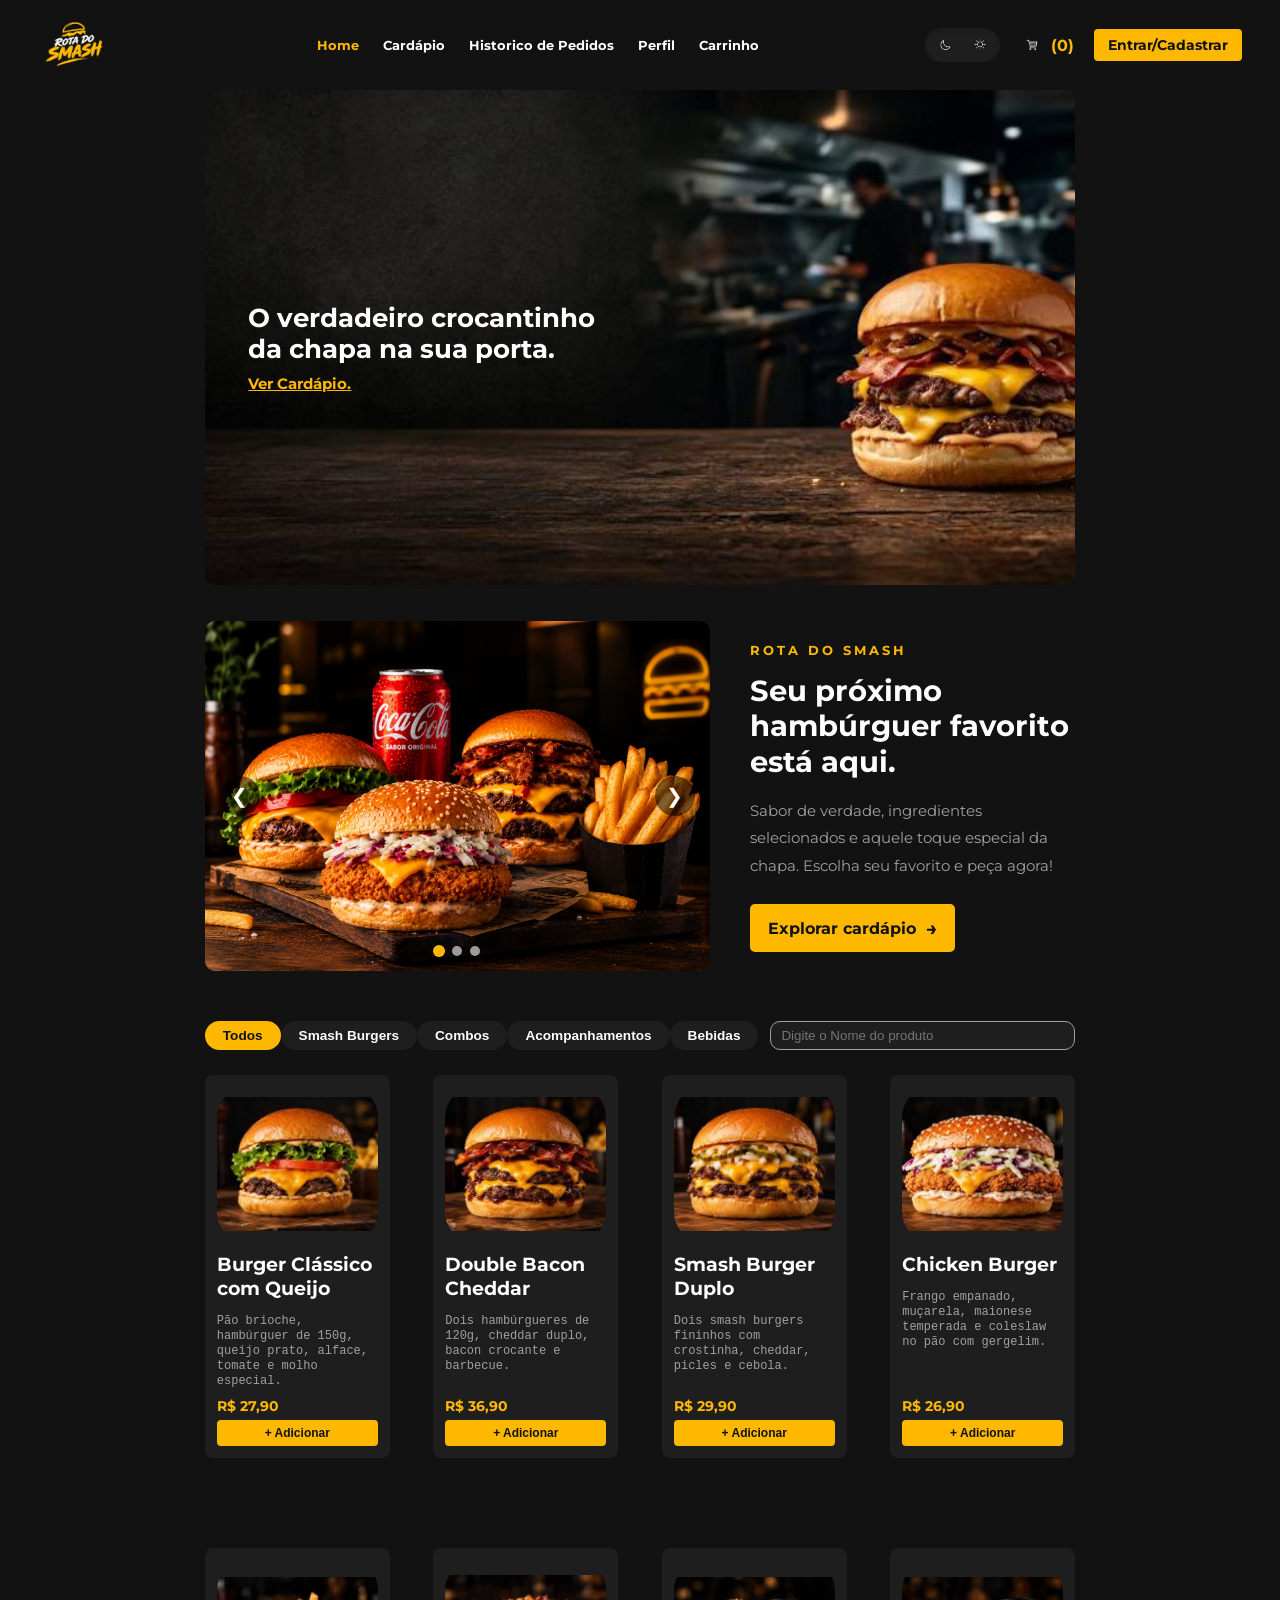
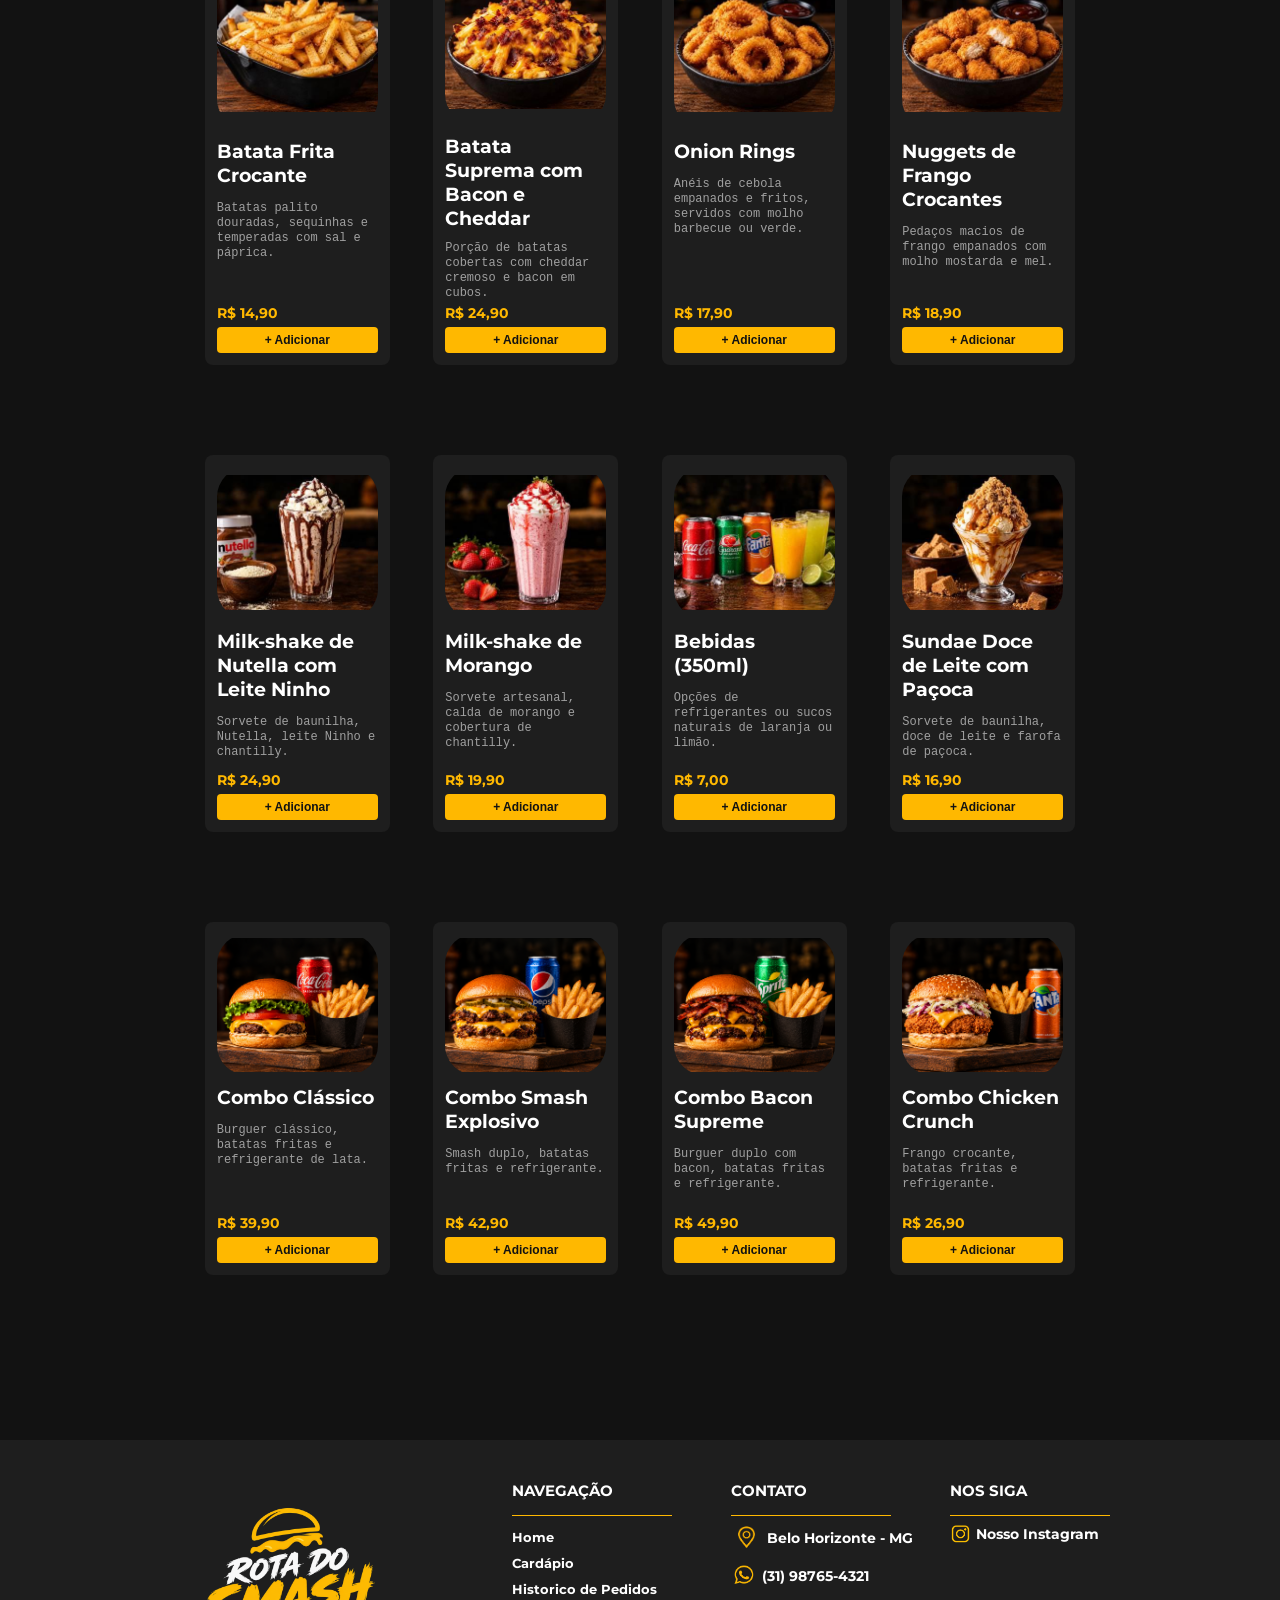
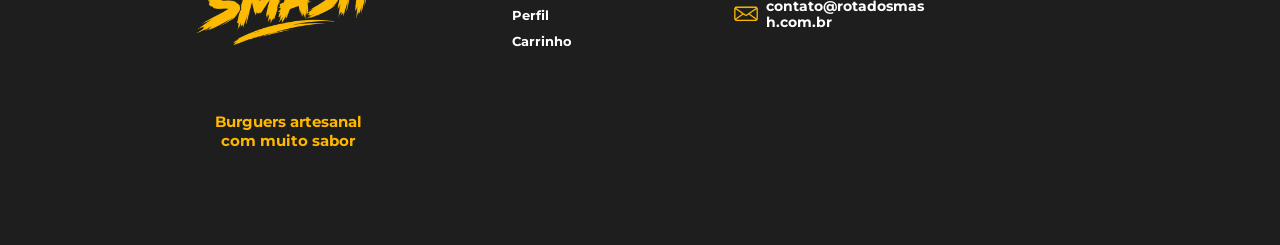
<file: index.html>
<!DOCTYPE html>
<html lang="pt-BR">
<head>
    <meta charset="UTF-8">
    <meta name="viewport" content="width=device-width, initial-scale=1.0">
    <title>Rota do Smash</title>
    <link rel="stylesheet" href="style.css">
    <link rel="preconnect" href="https://fonts.googleapis.com">
    <link rel="preconnect" href="https://fonts.gstatic.com" crossorigin>
    <link href="https://fonts.googleapis.com/css2?family=Montserrat:wght@400;600;700&display=swap" rel="stylesheet">
</head>
<body>
    <header>
        <div id="logo-container">
            <img src="imagens/image-Photoroom (3).png" alt="" id="logo">
        </div>
        
        <nav id="divdoslinks">
            <a href="index.html" class="Links" id="link-home">Home</a>
            <a href="index.html#secao-cardapio" class="Links" id="link-cardapio">Cardápio</a>
            <a href="historico.html" class="Links">Historico de Pedidos</a>
            <a href="perfil.html" class="Links">Perfil</a>
            <a href="carrinho.html" class="Links">Carrinho</a>
        </nav>

        <div id="divDaDireita">
            <div id="ClaroEscuro">
                <button class="btn-tema TemaEscuro" title="Tema Escuro">
                    <img src="imagens/3-removebg-preview (1).png" alt="Lua" class="icone-tema">
                </button>
                <button class="btn-tema TemaClaro" title="Tema Claro">
                    <img src="imagens/2-removebg-preview (1).png" alt="Sol" class="icone-tema">
                </button>
            </div>

            <div id="carrinho" onclick="window.location.href = 'carrinho.html';">
                <img src="imagens/unnamed-removebg-preview.png" alt="" id="carrinho-img">
                <span class="numero-carrinho">(0)</span>
            </div>

            <a href="#" id="Cadastro">Entrar/Cadastrar</a>
        </div>
    </header>

    <section id="secao-banner" class="secao-banner">
        <div class="banner">
            <div class="banner-conteudo">
                <h1 id="h1-banner">O verdadeiro crocantinho<br>da chapa na sua porta.</h1>
                <a href="#secao-cardapio" class="btn-banner">Ver Cardápio.</a>
            </div>
        </div>
    </section>

    <div class="area-destaque">
        <div class="Carrosel" id="carrossel-principal">
            <div class="carrossel-slides">
                <div class="carrossel-slide ativo">
                    <img src="imagens/4ef76118-eddd-4c05-969a-3c96cf4f539a.png" alt="">
                </div>
                <div class="carrossel-slide">
                    <img src="imagens/c9b4acf3-f448-421d-a202-5f644462946a.png" alt="">
                </div>
                <div class="carrossel-slide">
                    <img src="imagens/0dcd9df0-137f-4fad-9994-221e7572f943.png" alt="">
                </div>
            </div>
            <button class="carrossel-seta anterior" aria-label="Imagem anterior">&#10094;</button>
            <button class="carrossel-seta proximo" aria-label="Próxima imagem">&#10095;</button>
            <div class="carrossel-indicadores"></div>
        </div>

        <div class="texto-destaque">
            <span class="subtitulo-destaque">ROTA DO SMASH</span>
            <h2>Seu próximo hambúrguer favorito está aqui.</h2>
            <p>
                Sabor de verdade, ingredientes selecionados e aquele
                toque especial da chapa. Escolha seu favorito e peça agora!
            </p>
            <a href="#secao-cardapio" class="btn-texto-destaque">
                Explorar cardápio <span>→</span>
            </a>
        </div>
    </div>

    <section id="secao-cardapio" class="secao-cardapio">
        <div class="categorias">
            <div id="categoriasv2">
            <button class="cat-btn ativo" id="ativo">Todos</button>
            <button class="cat-btn" id="test">Smash Burgers</button>
            <button class="cat-btn" id="test4">Combos</button>
            <button class="cat-btn" id="test2">Acompanhamentos</button>
            <button class="cat-btn" id="test3">Bebidas</button>
            </div>
            <input type="search" id="barra-pesquisa" placeholder="Digite o Nome do produto">
        </div>

        <div class="produtos-grid" id="mudarTamanho">
            <div class="card-produto hambur" id="classeee" data-id="1" data-preco="27.90">
                <img src="imagens/hamburguer1.jpg" alt="" class="produto-img">
                <h3>Burger Clássico com Queijo</h3>
                <p>Pão brioche, hambúrguer de 150g, queijo prato, alface, tomate e molho especial.</p>
                <span class="preco">R$ 27,90</span>
                <button class="btn-adicionar">+ Adicionar</button>
            </div>

            <div class="card-produto hambur" data-id="2" data-preco="36.90">
                <img src="imagens/hamburguer2.jpg" alt="" class="produto-img">
                <h3>Double Bacon Cheddar</h3>
                <p>Dois hambúrgueres de 120g, cheddar duplo, bacon crocante e barbecue.</p>
                <span class="preco">R$ 36,90</span>
                <button class="btn-adicionar">+ Adicionar</button>
            </div>

            <div class="card-produto hambur" data-id="3" data-preco="29.90">
                <img src="imagens/hamburguer3.jpg" alt="" class="produto-img">
                <h3>Smash Burger Duplo</h3>
                <p>Dois smash burgers fininhos com crostinha, cheddar, picles e cebola.</p>
                <span class="preco">R$ 29,90</span>
                <button class="btn-adicionar">+ Adicionar</button>
            </div>

            <div class="card-produto hambur" data-id="4" data-preco="26.90">
                <img src="imagens/hamburguer4.jpg" alt="" class="produto-img">
                <h3>Chicken Burger</h3>
                <p>Frango empanado, muçarela, maionese temperada e coleslaw no pão com gergelim.</p>
                <span class="preco">R$ 26,90</span>
                <button class="btn-adicionar">+ Adicionar</button>
            </div>

            <div class="card-produto acomp" data-id="6" data-preco="14.90">
                <img src="imagens/acompanhamento1.jpg" alt="" class="produto-img">
                <h3>Batata Frita Crocante</h3>
                <p>Batatas palito douradas, sequinhas e temperadas com sal e páprica.</p>
                <span class="preco">R$ 14,90</span>
                <button class="btn-adicionar">+ Adicionar</button>
            </div>

            <div class="card-produto acomp" data-id="7" data-preco="24.90">
                <img src="imagens/acompanhamento2.jpg" alt="" class="produto-img">
                <h3>Batata Suprema com Bacon e Cheddar</h3>
                <p>Porção de batatas cobertas com cheddar cremoso e bacon em cubos.</p>
                <span class="preco">R$ 24,90</span>
                <button class="btn-adicionar">+ Adicionar</button>
            </div>

            <div class="card-produto acomp" data-id="8" data-preco="17.90">
                <img src="imagens/acompanhamento3.jpg" alt="" class="produto-img">
                <h3>Onion Rings</h3>
                <p>Anéis de cebola empanados e fritos, servidos com molho barbecue ou verde.</p>
                <span class="preco">R$ 17,90</span>
                <button class="btn-adicionar">+ Adicionar</button>
            </div>

            <div class="card-produto acomp" data-id="9" data-preco="18.90">
                <img src="imagens/acompanhamento4.jpg" alt="" class="produto-img">
                <h3>Nuggets de Frango Crocantes</h3>
                <p>Pedaços macios de frango empanados com molho mostarda e mel.</p>
                <span class="preco">R$ 18,90</span>
                <button class="btn-adicionar">+ Adicionar</button>
            </div>

            <div class="card-produto beb" data-id="10" data-preco="24.90">
                <img src="imagens/bebida1.jpg" alt="" class="produto-img">
                <h3>Milk-shake de Nutella com Leite Ninho</h3>
                <p>Sorvete de baunilha, Nutella, leite Ninho e chantilly.</p>
                <span class="preco">R$ 24,90</span>
                <button class="btn-adicionar">+ Adicionar</button>
            </div>

            <div class="card-produto beb" data-id="11" data-preco="19.90">
                <img src="imagens/bebida2.jpg" alt="" class="produto-img">
                <h3>Milk-shake de Morango</h3>
                <p>Sorvete artesanal, calda de morango e cobertura de chantilly.</p>
                <span class="preco">R$ 19,90</span>
                <button class="btn-adicionar">+ Adicionar</button>
            </div>

            <div class="card-produto beb" data-id="12" data-preco="7.00">
                <img src="imagens/bebida3.jpg" alt="" class="produto-img">
                <h3>Bebidas (350ml)</h3>
                <p>Opções de refrigerantes ou sucos naturais de laranja ou limão.</p>
                <span class="preco">R$ 7,00</span>
                <button class="btn-adicionar">+ Adicionar</button>
            </div>

            <div class="card-produto beb" data-id="13" data-preco="16.90">
                <img src="imagens/bebida4.jpg" alt="" class="produto-img">
                <h3>Sundae Doce de Leite com Paçoca</h3>
                <p>Sorvete de baunilha, doce de leite e farofa de paçoca.</p>
                <span class="preco">R$ 16,90</span>
                <button class="btn-adicionar">+ Adicionar</button>
            </div>

            <div class="card-produto combo" data-id="5" data-preco="39.90">
                <img src="imagens/934f66ce-b444-4c5e-9350-776eb8e768a3.png" alt="" class="produto-img">
                <h3>Combo Clássico</h3>
                <p>Burguer clássico, batatas fritas e refrigerante de lata.</p>
                <span class="preco">R$ 39,90</span>
                <button class="btn-adicionar">+ Adicionar</button>
            </div>

            <div class="card-produto combo" data-id="14" data-preco="42.90">
                <img src="imagens/5f078de5-4a99-43e2-ae4b-68391ba526b6.png" alt="" class="produto-img">
                <h3>Combo Smash Explosivo</h3>
                <p>Smash duplo, batatas fritas e refrigerante.</p>
                <span class="preco">R$ 42,90</span>
                <button class="btn-adicionar">+ Adicionar</button>
            </div>

            <div class="card-produto combo" data-id="15" data-preco="49.90">
                <img src="imagens/79bad5c0-b301-49da-a3d3-07970d311055.png" alt="" class="produto-img">
                <h3>Combo Bacon Supreme</h3>
                <p>Burguer duplo com bacon, batatas fritas e refrigerante.</p>
                <span class="preco">R$ 49,90</span>
                <button class="btn-adicionar">+ Adicionar</button>
            </div>

            <div class="card-produto combo" data-id="16" data-preco="26.90">
                <img src="imagens/95a04286-703f-4a36-927d-5b39ccdd3655.png" alt="" class="produto-img">
                <h3>Combo Chicken Crunch</h3>
                <p>Frango crocante, batatas fritas e refrigerante.</p>
                <span class="preco">R$ 26,90</span>
                <button class="btn-adicionar">+ Adicionar</button>
            </div>
        </div>
    </section>


    
    <footer>
        <div id="divEsquerda">
            <img src="imagens/image-Photoroom (3).png" alt="" id="logo-footer">
            <h4 id="tituloFooter">Burguers artesanal <br> com muito sabor</h4>
        </div>

        <div id="divDireita">
            <div class="tresdivs">
                <h3>NAVEGAÇÃO</h3>
                <div class="linha"></div>
                <ul id="ul-navegacao">
                    <a href="index.html" class="botoes-nav">Home</a>
                    <a href="index.html#secao-cardapio" class="botoes-nav">Cardápio</a>
                    <a href="historico.html" class="botoes-nav">Historico de Pedidos</a>
                    <a href="perfil.html" class="botoes-nav">Perfil</a>
                    <a href="carrinho.html" class="botoes-nav">Carrinho</a>
                </ul>
            </div>

            <div class="tresdivs">
                <h3>CONTATO</h3>
                <div class="linha"></div>
                <div id="elementos-sla">
                    <div class="slatbm">
                        <img src="imagens/image-Photoroom.png" alt="" class="svgs1">
                        <h4 class="h4-footer">Belo Horizonte - MG</h4>
                    </div>
                    <div class="slatbm">
                        <img src="imagens/image-Photoroom (1).png" alt="" class="svgs2">
                        <h4 class="h4-footer">(31) 98765-4321</h4>
                    </div>
                    <div class="slatbm">
                        <img src="imagens/image-Photoroom (2).png" alt="" class="svgs3">
                        <h4 class="h4-footer">contato@rotadosmash.com.br</h4>
                    </div>
                </div>
            </div>
            
            <div class="tresdivs">
                <h3>NOS SIGA</h3>
                <div class="linha"></div>
                <div class="slatbm slatbmDireita">
                    <img src="imagens/image-Photoroom (4).png" alt="" class="svgs3">
                    <h4 class="h4-footer">Nosso Instagram</h4>
                </div>
            </div>
        </div>
    </footer>









    <div id="modal-auth" class="modal-overlay">
    <div class="modal-container">
        <button class="modal-fechar" id="btn-fechar-modal">&times;</button>
        
        
        <div class="modal-coluna">
            <h3>ENTRAR</h3>
            <form id="form-login">
                <label>E-mail</label>
                <input type="email" id="login-email" placeholder="Seu e-mail" required>

                <label>Senha</label>
                <input type="password" id="login-senha" placeholder="Sua senha" required>

                <button type="submit" class="btn-modal-submit">Acessar Minha Conta</button>
            </form>
        </div>

        <div class="modal-divisor"></div>

        
        <div class="modal-coluna">
            <h3>CADASTRAR</h3>
            <form id="form-cadastro">
                <label>Nome Completo</label>
                <input type="text" id="cad-nome" placeholder="Seu nome" maxlength="100" required>

                <label>E-mail</label>
                <input type="email" id="cad-email" placeholder="Seu e-mail" maxlength="150" required>

                <label>Telefone</label>
                <input type="tel" id="cad-tel" placeholder="(00) 00000-0000" maxlength="15" required>

                <label>CPF</label>
                <input type="text" id="cad-cpf" placeholder="000.000.000-00" maxlength="14" required>

                <label>Senha</label>
                <input type="password" id="cad-senha" placeholder="Sua senha" maxlength="50" required>

                <button type="submit" class="btn-modal-submit">Criar Minha Conta</button>
            </form>
        </div>
    </div>
</div>





    <script src="script.js"></script>
</body>
</html>
</file>
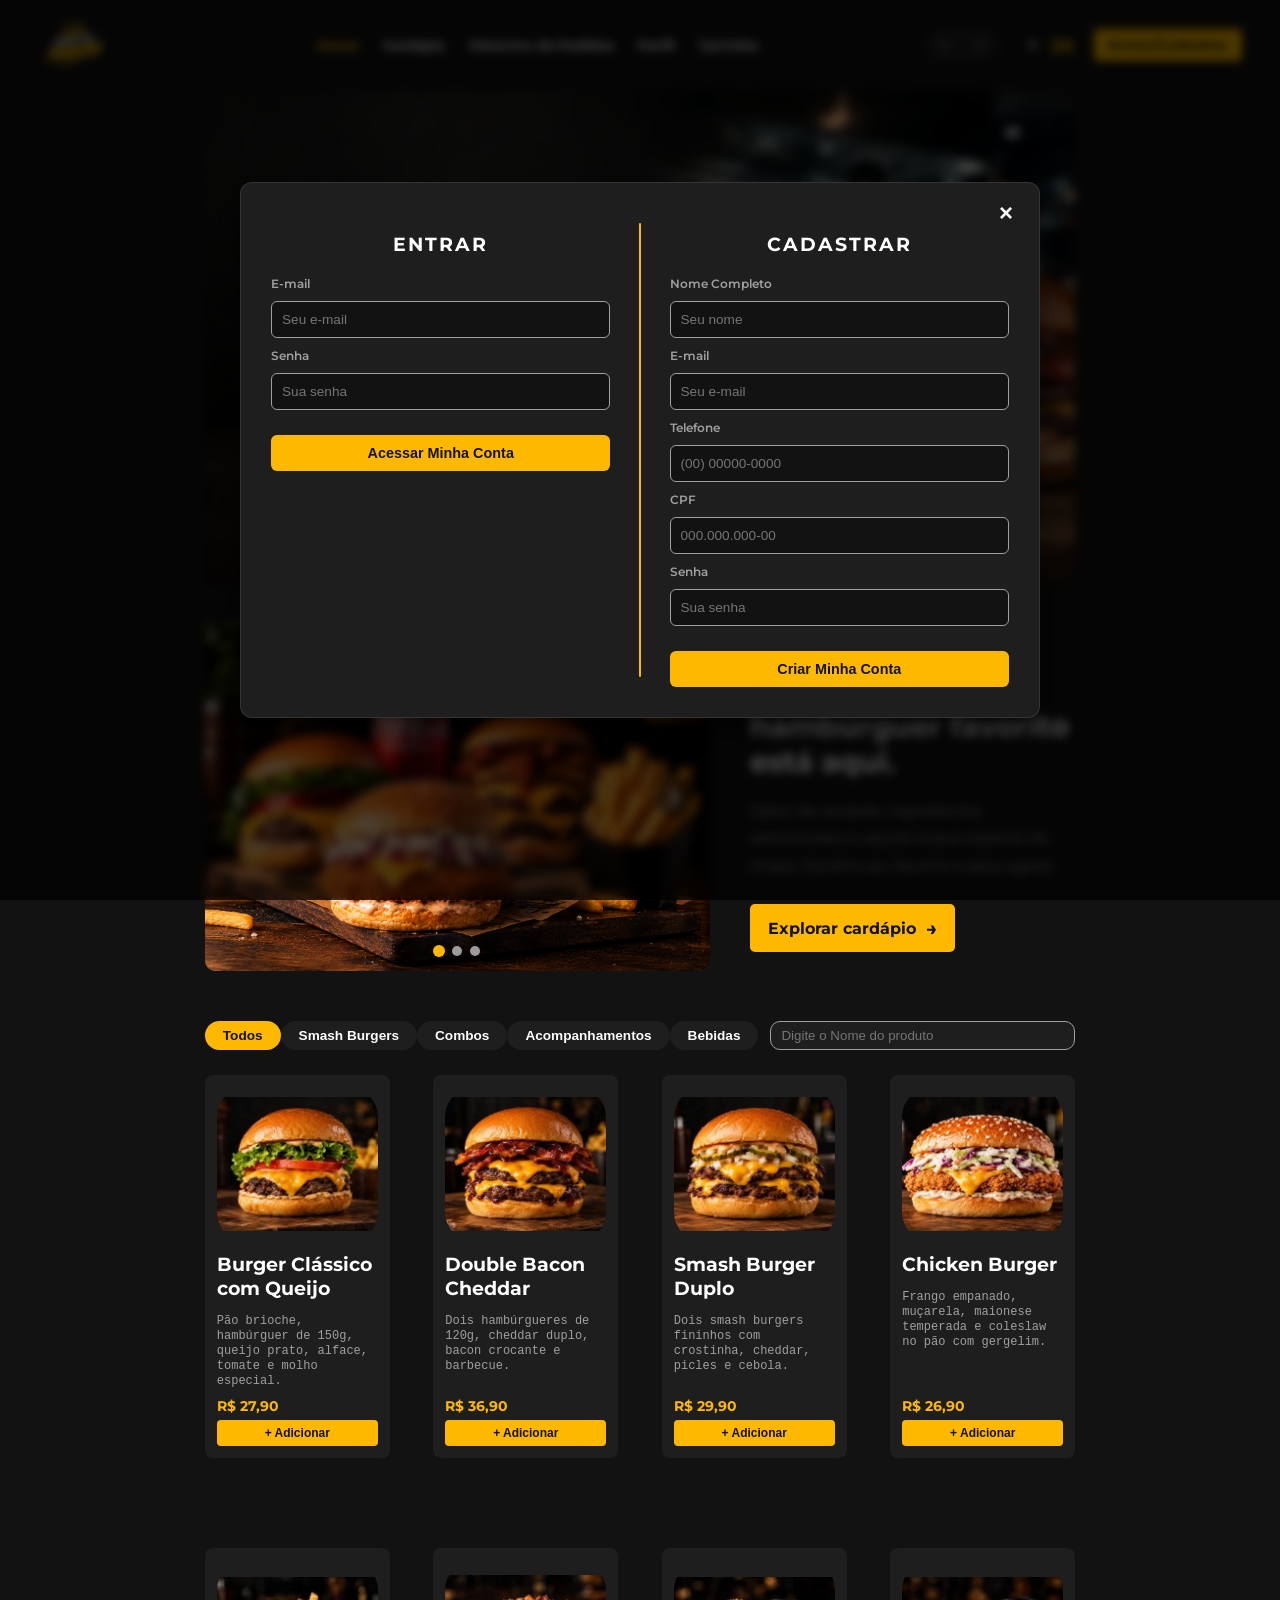
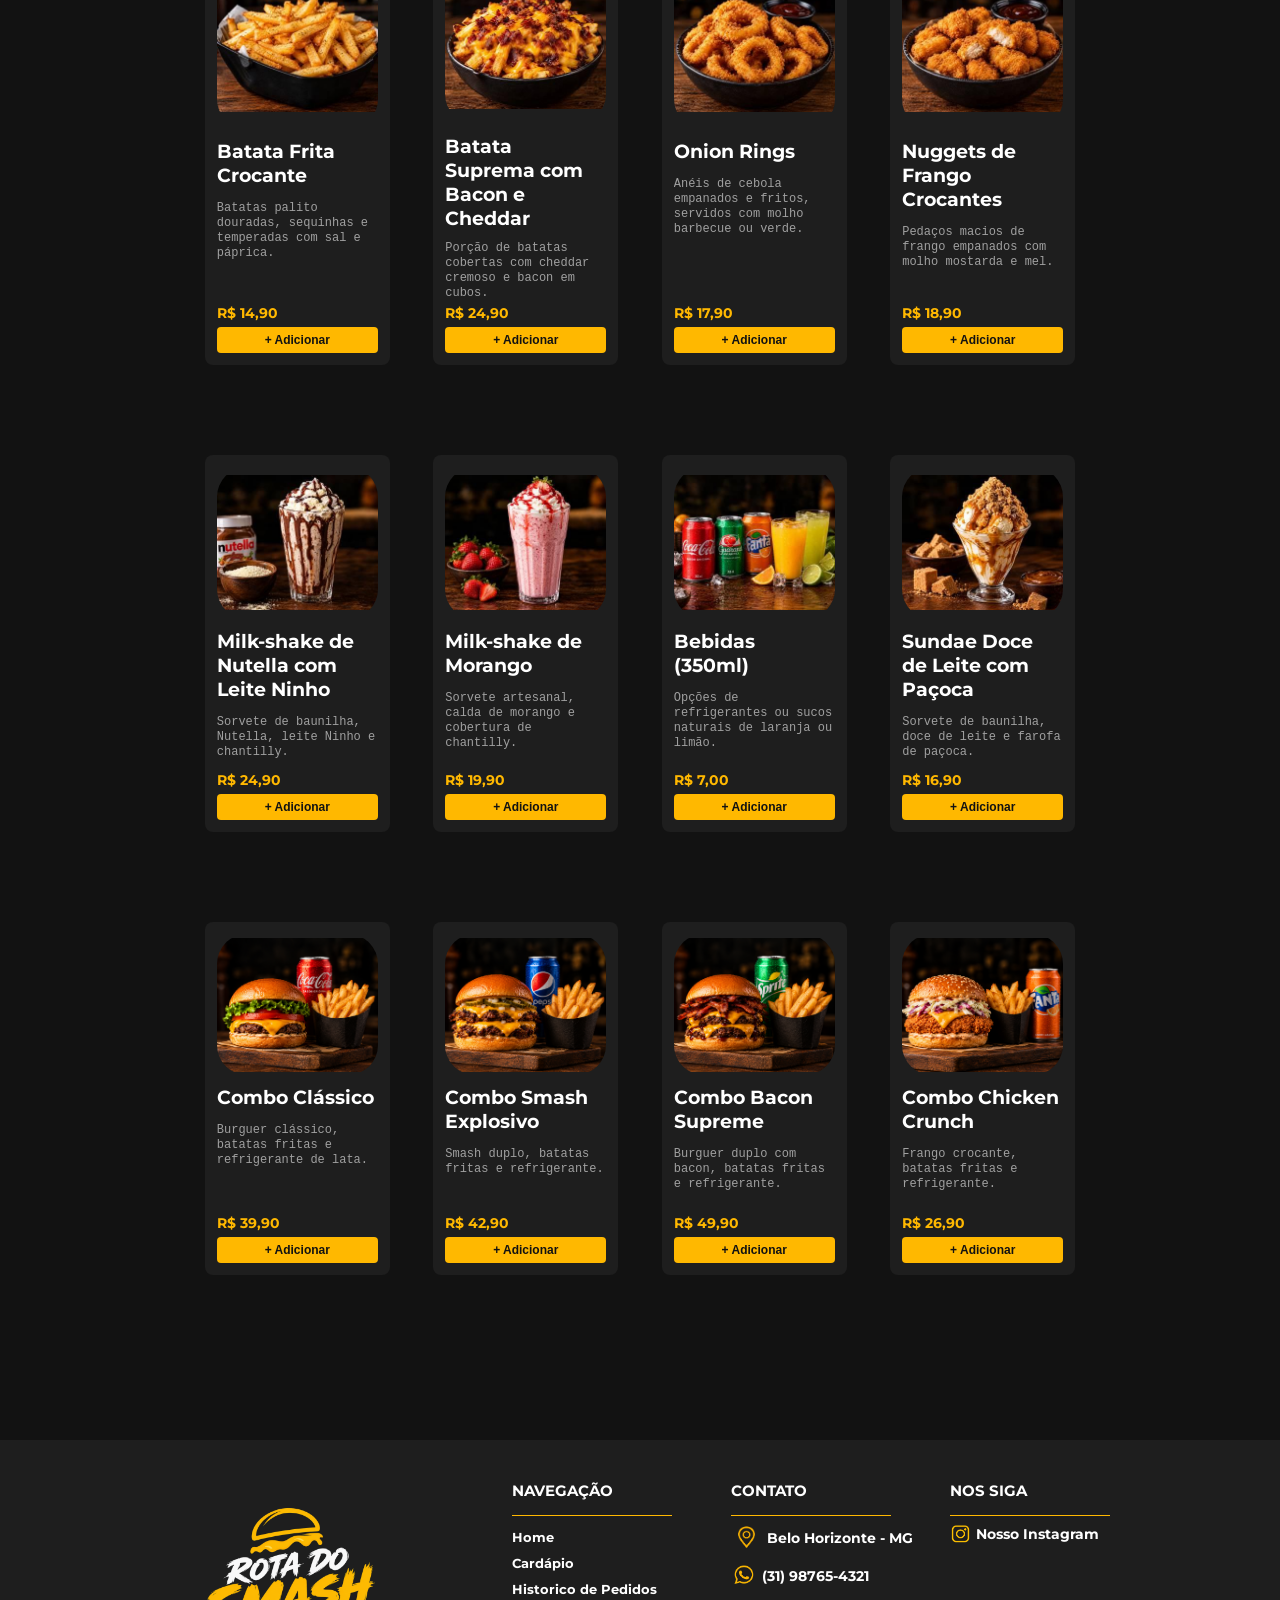
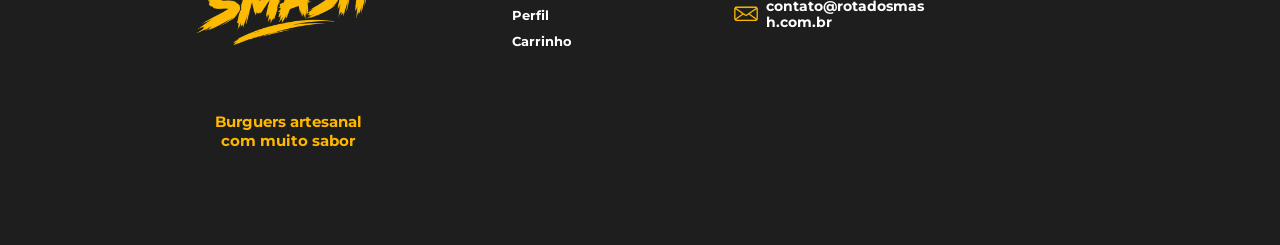
<file: carrinho.html>
<!DOCTYPE html>
<html lang="pt-BR">
<head>
    <meta charset="UTF-8">
    <meta name="viewport" content="width=device-width, initial-scale=1.0">
    <title>Rota do Smash - Carrinho</title>
    <link rel="stylesheet" href="style.css">
    <link rel="preconnect" href="https://fonts.googleapis.com">
    <link rel="preconnect" href="https://fonts.gstatic.com" crossorigin>
    <link href="https://fonts.googleapis.com/css2?family=Montserrat:wght@400;600;700&display=swap" rel="stylesheet">
</head>
<body class="protegida">
    <header>
        <div id="logo-container">
            <img src="imagens/image-Photoroom (3).png" alt="" id="logo">
        </div>
        
        <nav id="divdoslinks">
            <a href="index.html" class="Links" id="link-home">Home</a>
            <a href="index.html#secao-cardapio" class="Links" id="link-cardapio">Cardápio</a>
            <a href="historico.html" class="Links">Historico de Pedidos</a>
            <a href="perfil.html" class="Links">Perfil</a>
            <a href="carrinho.html" class="Links" id="titulo-especial">Carrinho</a>
        </nav>

        <div id="divDaDireita">
            <div id="ClaroEscuro">
                <button class="btn-tema TemaEscuro" title="Tema Escuro">
                    <img src="imagens/3-removebg-preview (1).png" alt="Lua" class="icone-tema">
                </button>
                <button class="btn-tema TemaClaro" title="Tema Claro">
                    <img src="imagens/2-removebg-preview (1).png" alt="Sol" class="icone-tema">
                </button>
            </div>

            <div id="carrinho" onclick="window.location.href = 'carrinho.html';">
                <img src="imagens/unnamed-removebg-preview.png" alt="" id="carrinho-img">
                <span class="numero-carrinho">(0)</span>
            </div>

            <a href="#" id="Cadastro">Entrar/Cadastrar</a>
        </div>
    </header>


    <div id="pagina-carrinho">
    <h1>Meu Carrinho</h1>

    <div id="carrinho-layout">
        <div id="lista-carrinho"></div>

        <div id="resumo-pedido">
            <h2>Resumo do Pedido</h2>

            <div class="linha-resumo">
                <span>Subtotal</span>
                <span id="resumo-subtotal">R$ 0,00</span>
            </div>
            <div class="linha-resumo">
                <span>Taxa de Entrega</span>
                <span id="resumo-taxa">R$ 0,00</span>
            </div>

            <div class="linha-resumo total">
                <span>Total</span>
                <span id="resumo-total">R$ 0,00</span>
            </div>

            <h3>Entregar em</h3>
            <p id="resumo-endereco"></p>

            <button id="btn-finalizar">Finalizar pedido</button>
        </div>
    </div>

    <a href="index.html#secao-cardapio" id="btn-continuar">Continuar Comprando</a>
</div>


    <footer>
        <div id="divEsquerda">
            <img src="imagens/image-Photoroom (3).png" alt="" id="logo-footer">
            <h4 id="tituloFooter">Burguers artesanal <br> com muito sabor</h4>
        </div>

        <div id="divDireita">
            <div class="tresdivs">
                <h3>NAVEGAÇÃO</h3>
                <div class="linha"></div>
                <ul id="ul-navegacao">
                    <a href="index.html" class="botoes-nav">Home</a>
                    <a href="index.html#secao-cardapio" class="botoes-nav">Cardápio</a>
                    <a href="historico.html" class="botoes-nav">Historico de Pedidos</a>
                    <a href="perfil.html" class="botoes-nav">Perfil</a>
                    <a href="carrinho.html" class="botoes-nav">Carrinho</a>
                </ul>
            </div>

            <div class="tresdivs">
                <h3>CONTATO</h3>
                <div class="linha"></div>
                <div id="elementos-sla">
                    <div class="slatbm">
                        <img src="imagens/image-Photoroom.png" alt="" class="svgs1">
                        <h4 class="h4-footer">Belo Horizonte - MG</h4>
                    </div>
                    <div class="slatbm">
                        <img src="imagens/image-Photoroom (1).png" alt="" class="svgs2">
                        <h4 class="h4-footer">(31) 98765-4321</h4>
                    </div>
                    <div class="slatbm">
                        <img src="imagens/image-Photoroom (2).png" alt="" class="svgs3">
                        <h4 class="h4-footer">contato@rotadosmash.com.br</h4>
                    </div>
                </div>
            </div>
            
            <div class="tresdivs">
                <h3>NOS SIGA</h3>
                <div class="linha"></div>
                <div class="slatbm slatbmDireita">
                    <img src="imagens/image-Photoroom (4).png" alt="" class="svgs3">
                    <h4 class="h4-footer">Nosso Instagram</h4>
                </div>
            </div>
        </div>
    </footer>

    <script src="script.js"></script>
</body>
</html>
</file>
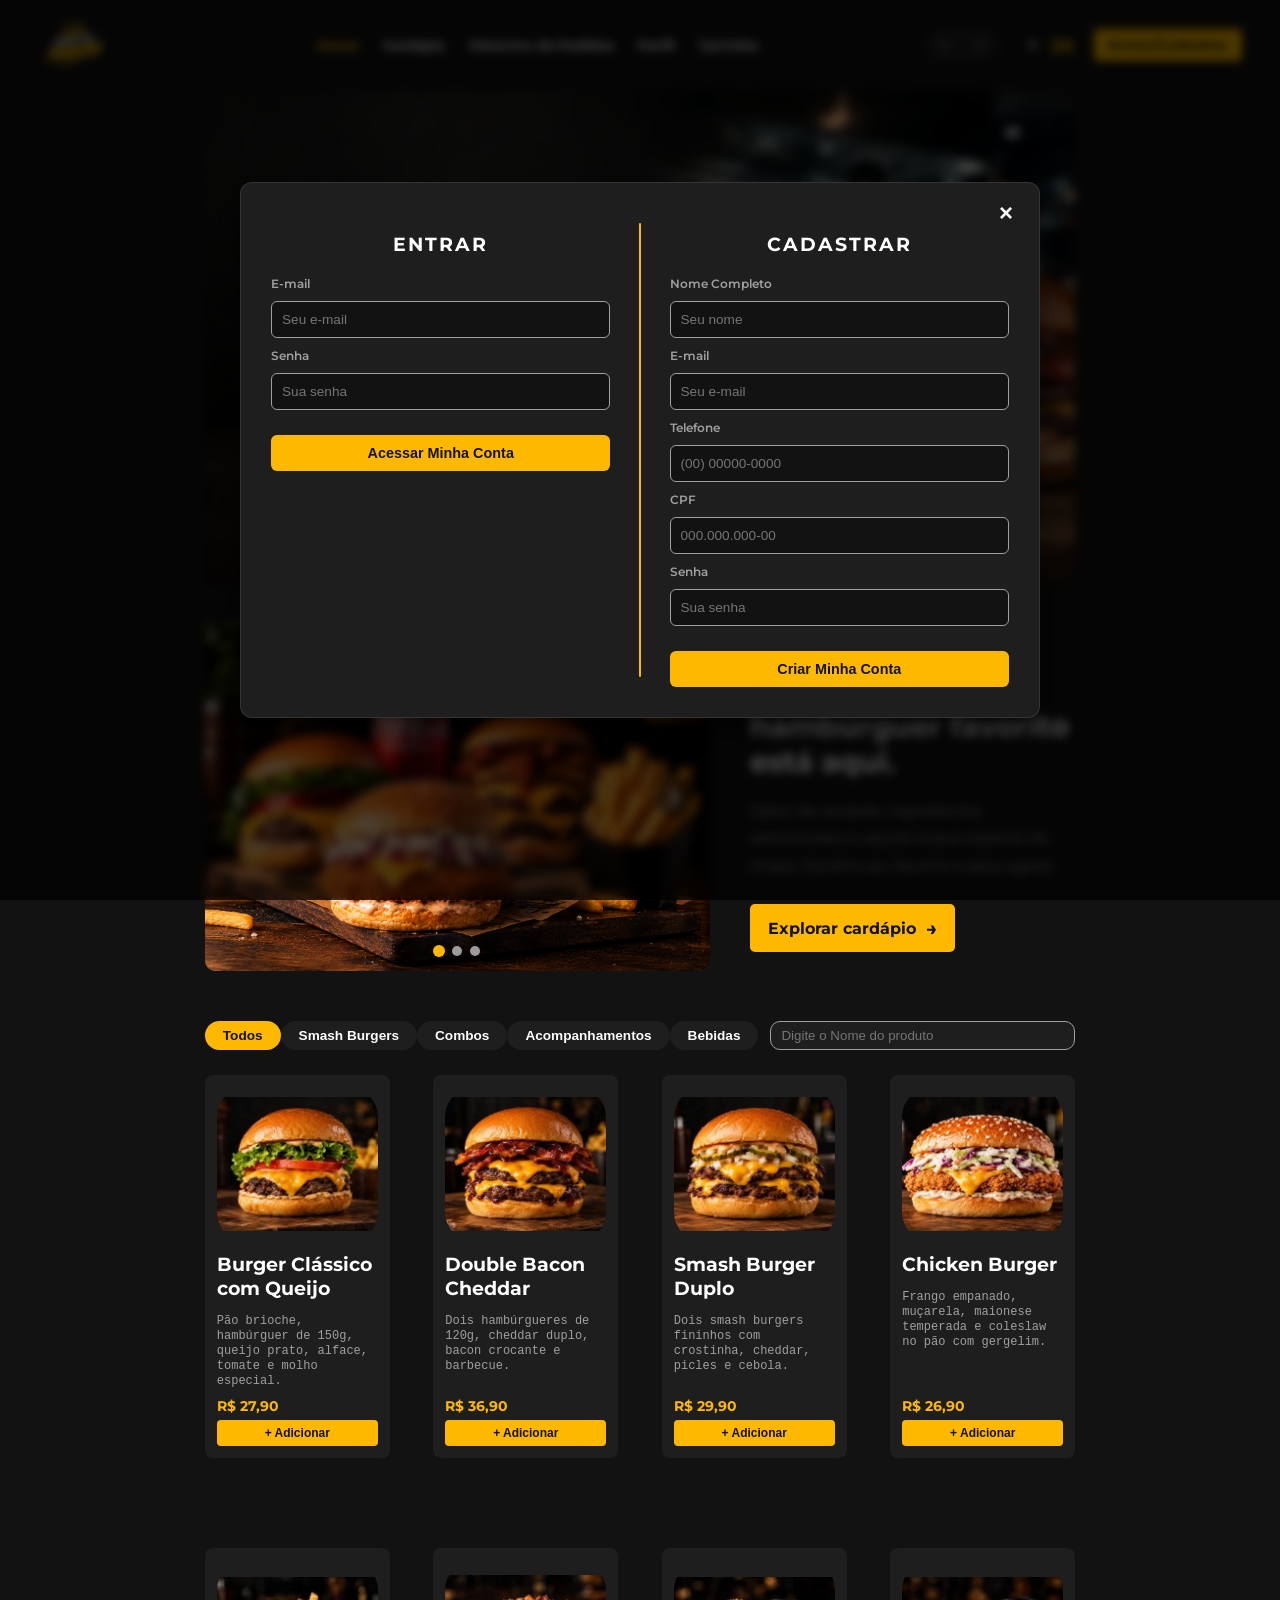
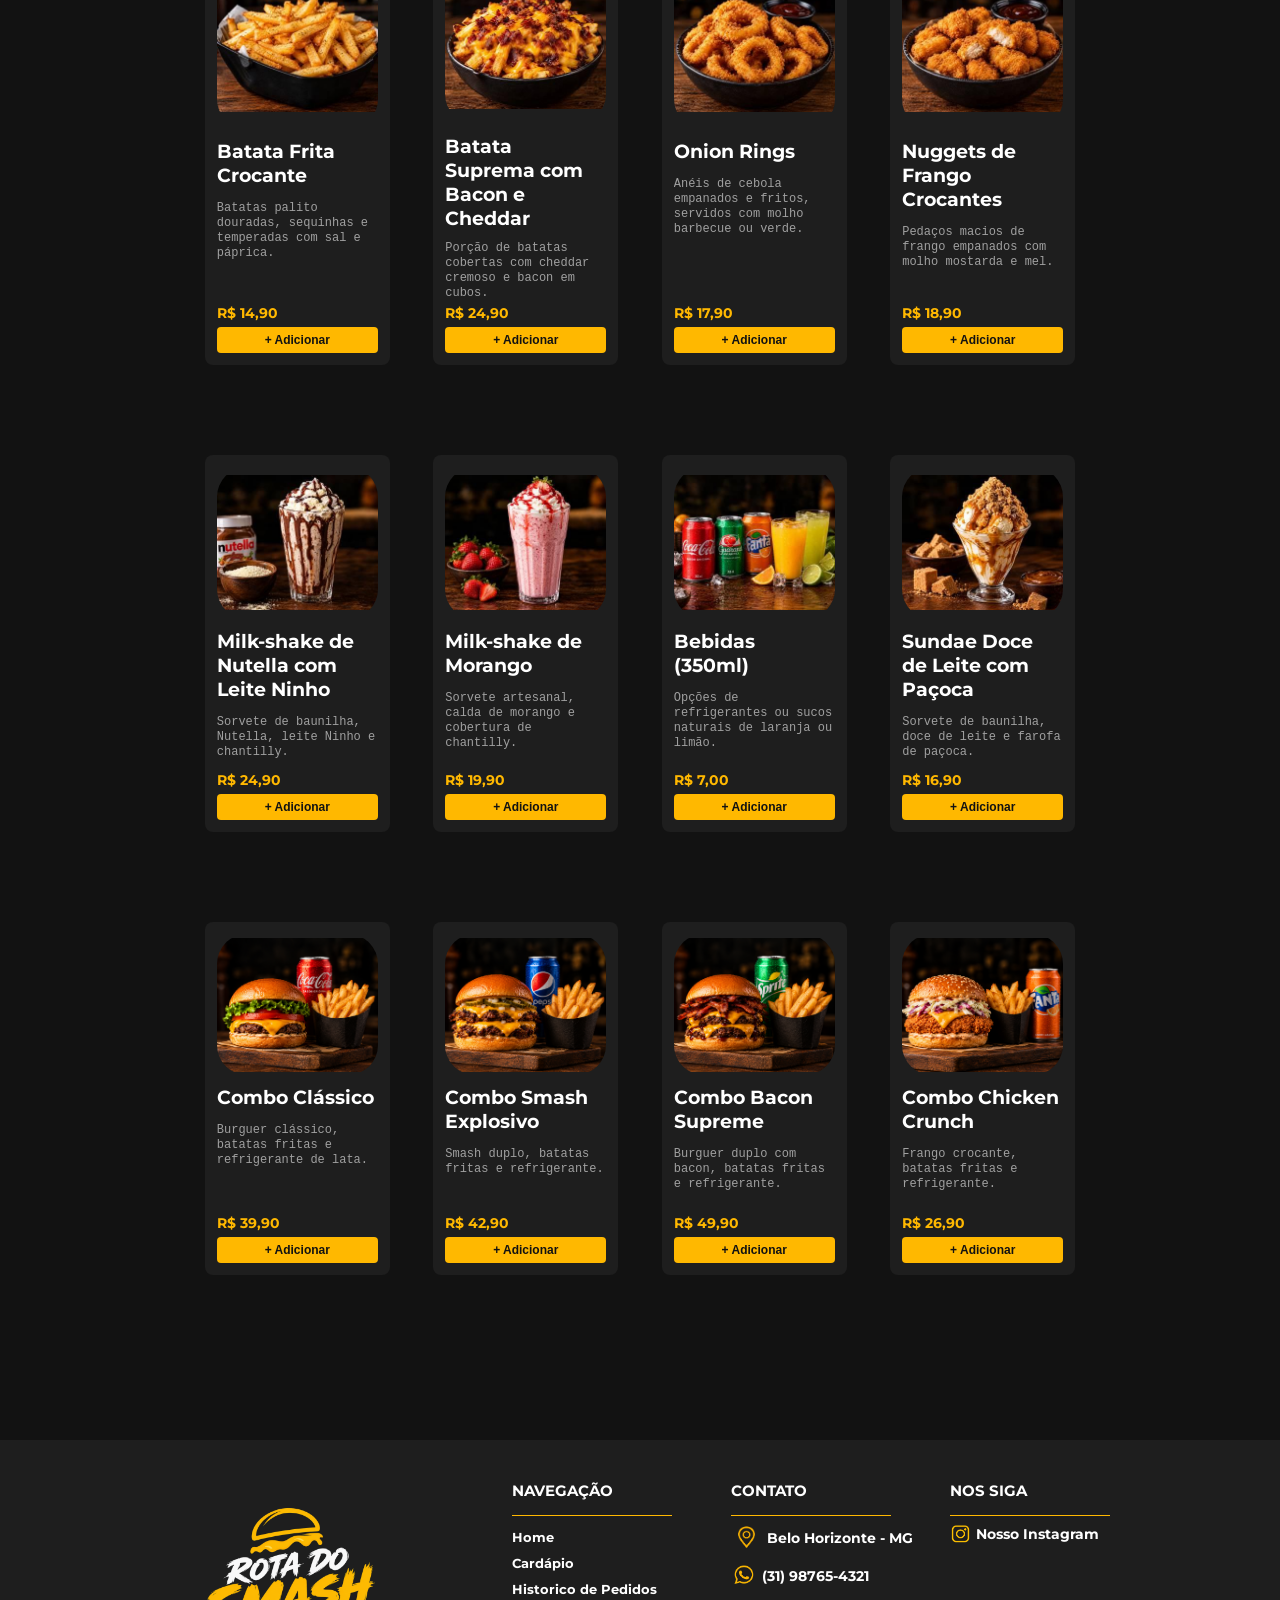
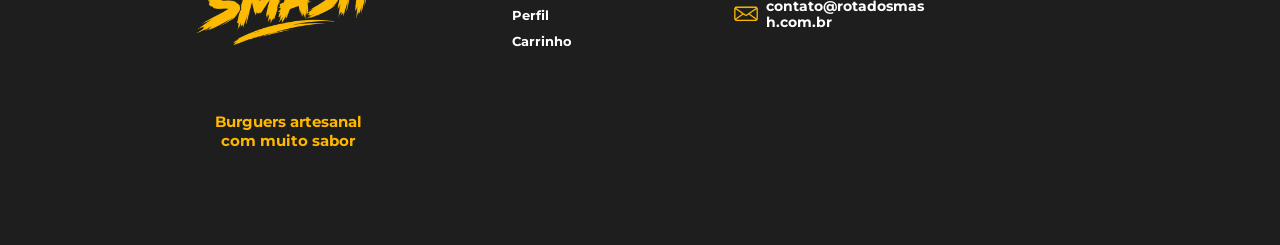
<file: historico.html>
<!DOCTYPE html>
<html lang="pt-BR">
<head>
    <meta charset="UTF-8">
    <meta name="viewport" content="width=device-width, initial-scale=1.0">
    <title>Rota do Smash</title>
    <link rel="stylesheet" href="style.css">
    <link rel="preconnect" href="https://fonts.googleapis.com">
    <link rel="preconnect" href="https://fonts.gstatic.com" crossorigin>
    <link href="https://fonts.googleapis.com/css2?family=Montserrat:wght@400;600;700&display=swap" rel="stylesheet">
</head>
<body class="protegida">
    <header>
        <div id="logo-container">
            <img src="imagens/image-Photoroom (3).png" alt="" id="logo">
        </div>
        
        <nav id="divdoslinks">
            <a href="index.html" class="Links" id="link-home">Home</a>
            <a href="index.html#secao-cardapio" class="Links" id="link-cardapio">Cardápio</a>
            <a href="historico.html" class="Links" id="titulo-especial">Historico de Pedidos</a>
            <a href="perfil.html" class="Links">Perfil</a>
            <a href="carrinho.html" class="Links">Carrinho</a>
        </nav>

        <div id="divDaDireita">
            <div id="ClaroEscuro">
                <button class="btn-tema TemaEscuro" title="Tema Escuro">
                    <img src="imagens/3-removebg-preview (1).png" alt="Lua" class="icone-tema">
                </button>
                <button class="btn-tema TemaClaro" title="Tema Claro">
                    <img src="imagens/2-removebg-preview (1).png" alt="Sol" class="icone-tema">
                </button>
            </div>

            <div id="carrinho" onclick="window.location.href = 'carrinho.html';">
                <img src="imagens/unnamed-removebg-preview.png" alt="" id="carrinho-img">
                <span class="numero-carrinho">(0)</span>
            </div>

            <a href="#" id="Cadastro">Entrar/Cadastrar</a>
        </div>
    </header>

    
    <div id="pagina-historico">
    <h1>Historico de Pedidos</h1>
    <div id="lista-historico"></div>
    </div>

    
    <footer>
        <div id="divEsquerda">
            <img src="imagens/image-Photoroom (3).png" alt="" id="logo-footer">
            <h4 id="tituloFooter">Burguers artesanal <br> com muito sabor</h4>
        </div>

        <div id="divDireita">
            <div class="tresdivs">
                <h3>NAVEGAÇÃO</h3>
                <div class="linha"></div>
                <ul id="ul-navegacao">
                    <a href="index.html" class="botoes-nav">Home</a>
                    <a href="index.html#secao-cardapio" class="botoes-nav">Cardápio</a>
                    <a href="historico.html" class="botoes-nav">Historico de Pedidos</a>
                    <a href="perfil.html" class="botoes-nav">Perfil</a>
                    <a href="carrinho.html" class="botoes-nav">Carrinho</a>
                </ul>
            </div>

            <div class="tresdivs">
                <h3>CONTATO</h3>
                <div class="linha"></div>
                <div id="elementos-sla">
                    <div class="slatbm">
                        <img src="imagens/image-Photoroom.png" alt="" class="svgs1">
                        <h4 class="h4-footer">Belo Horizonte - MG</h4>
                    </div>
                    <div class="slatbm">
                        <img src="imagens/image-Photoroom (1).png" alt="" class="svgs2">
                        <h4 class="h4-footer">(31) 98765-4321</h4>
                    </div>
                    <div class="slatbm">
                        <img src="imagens/image-Photoroom (2).png" alt="" class="svgs3">
                        <h4 class="h4-footer">contato@rotadosmash.com.br</h4>
                    </div>
                </div>
            </div>
            
            <div class="tresdivs">
                <h3>NOS SIGA</h3>
                <div class="linha"></div>
                <div class="slatbm slatbmDireita">
                    <img src="imagens/image-Photoroom (4).png" alt="" class="svgs3">
                    <h4 class="h4-footer">Nosso Instagram</h4>
                </div>
            </div>
        </div>
    </footer>



    <script src="script.js"></script>
</body>
</html>
</file>
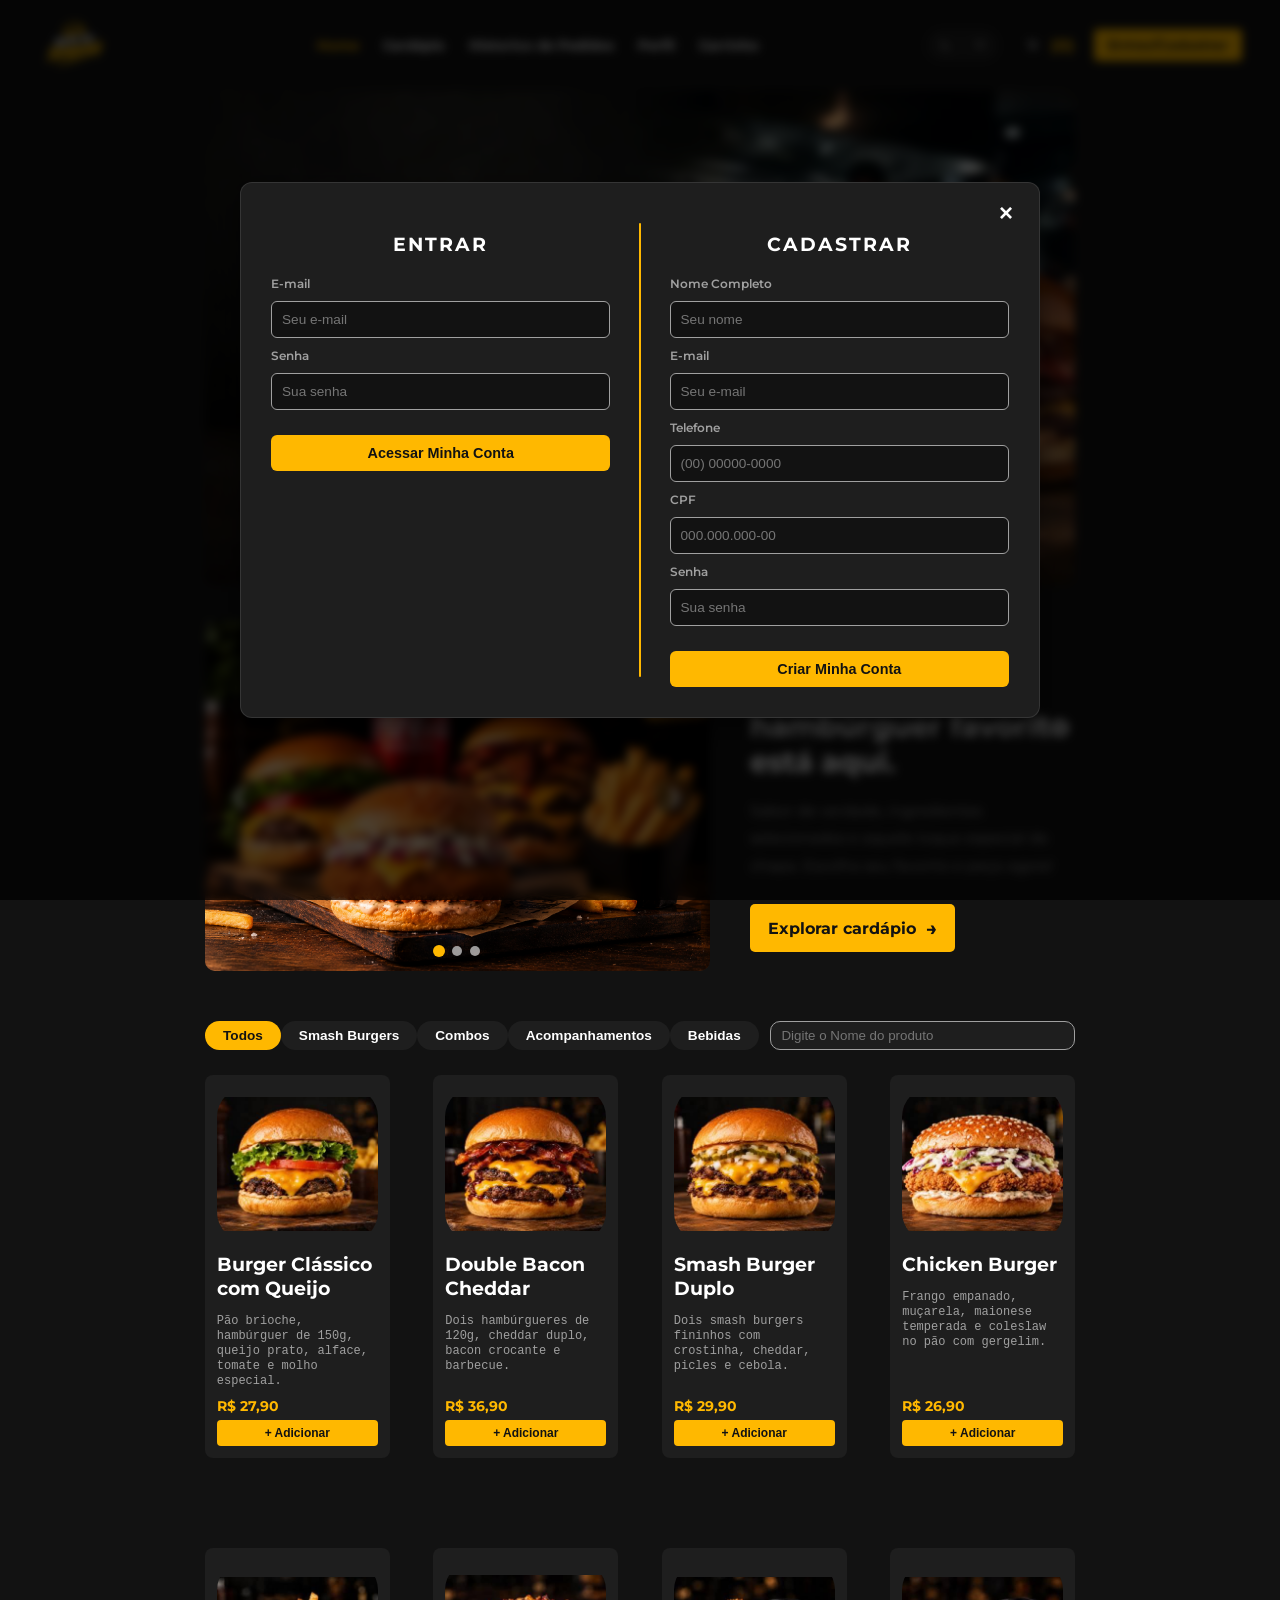
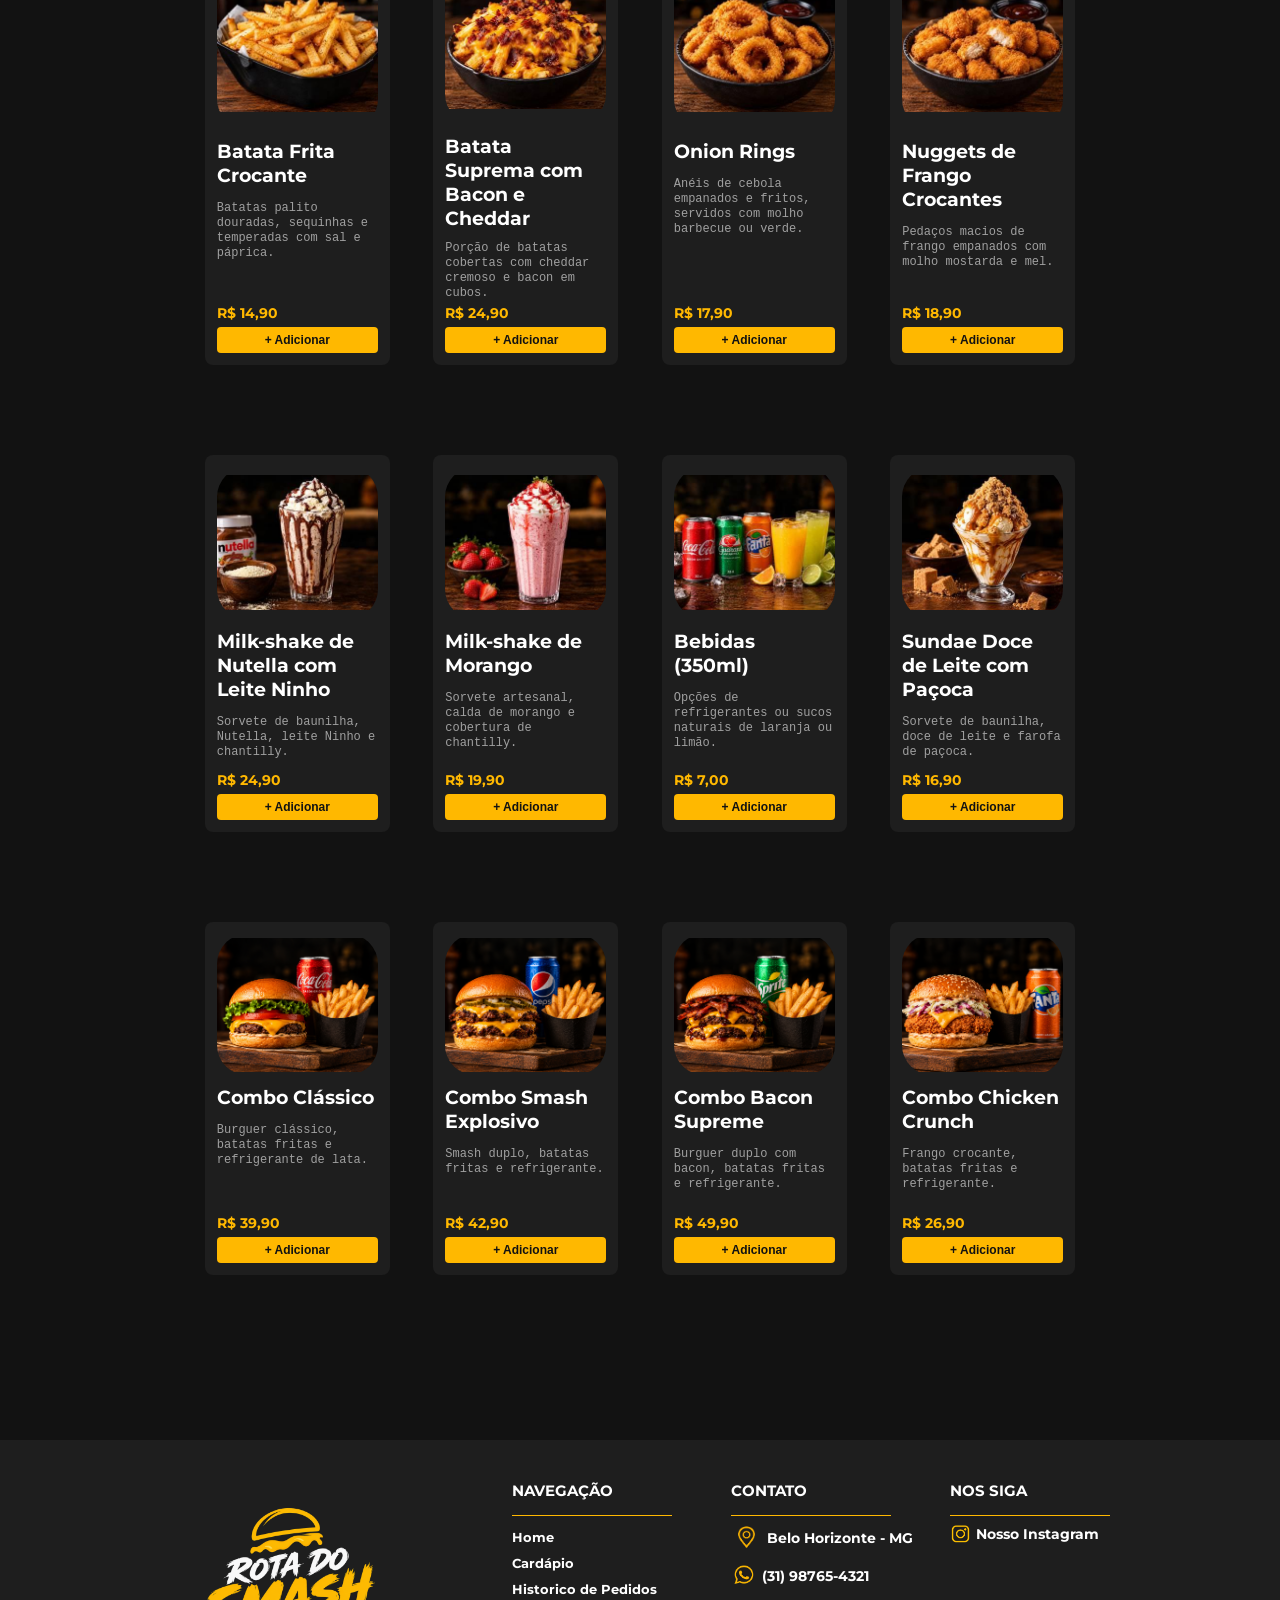
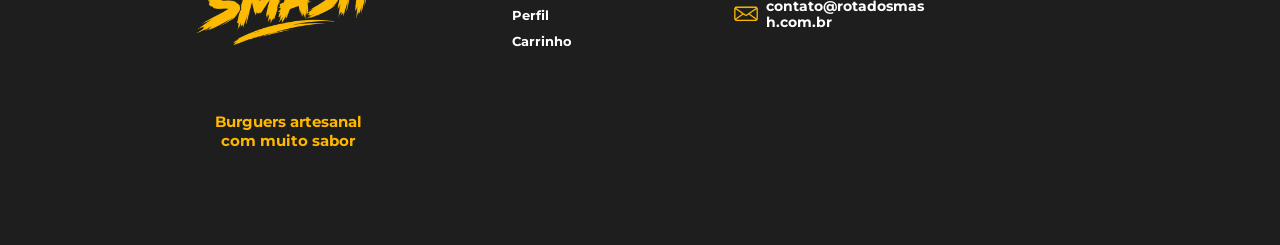
<file: perfil.html>
<!DOCTYPE html>
<html lang="pt-BR">
<head>
    <meta charset="UTF-8">
    <meta name="viewport" content="width=device-width, initial-scale=1.0">
    <title>Rota do Smash</title>
    <link rel="stylesheet" href="style.css">
    <link rel="preconnect" href="https://fonts.googleapis.com">
    <link rel="preconnect" href="https://fonts.gstatic.com" crossorigin>
    <link href="https://fonts.googleapis.com/css2?family=Montserrat:wght@400;600;700&display=swap" rel="stylesheet">
</head>
<body class="protegida">
    <header>
        <div id="logo-container">
            <img src="imagens/image-Photoroom (3).png" alt="" id="logo">
        </div>
        
       <nav id="divdoslinks">
            <a href="index.html" class="Links" id="link-home">Home</a>
            <a href="index.html#secao-cardapio" class="Links" id="link-cardapio">Cardápio</a>
            <a href="historico.html" class="Links">Historico de Pedidos</a>
            <a href="perfil.html" class="Links" id="titulo-especial">Perfil</a>
            <a href="carrinho.html" class="Links">Carrinho</a>
        </nav>

        <div id="divDaDireita">
            <div id="ClaroEscuro">
                <button class="btn-tema TemaEscuro" title="Tema Escuro">
                    <img src="imagens/3-removebg-preview (1).png" alt="Lua" class="icone-tema">
                </button>
                <button class="btn-tema TemaClaro" title="Tema Claro">
                    <img src="imagens/2-removebg-preview (1).png" alt="Sol" class="icone-tema">
                </button>
            </div>

            <div id="carrinho" onclick="window.location.href = 'carrinho.html';">
                <img src="imagens/unnamed-removebg-preview.png" alt="" id="carrinho-img">
                <span class="numero-carrinho">(0)</span>
            </div>

            <a href="#" id="Cadastro" class="btn-abrir-modal">Entrar/Cadastrar</a>
        </div>
    </header>

<div id="pagina-perfil">
    <h1>Meu Perfil</h1>
    <p id="perfil-subtitulo">Gerencie suas informações e endereços para pedidos.</p>

    <div id="perfil-layout">

        <div id="perfil-card">
            <h2>Informações pessoais</h2>
            <h3 id="perfil-titulo-nome"></h3>
            <p id="perfil-id"></p>
            <p id="perfil-membro"></p>

            <form id="form-perfil">
                <label for="perfil-nome">Nome Completo</label>
                <input type="text" id="perfil-nome" maxlength="100" required>

                <label for="perfil-email">E-mail</label>
                <input type="email" id="perfil-email" maxlength="150" required>

                <div class="perfil-duas-colunas">
                    <div>
                        <label for="perfil-tel">Telefone</label>
                        <input type="tel" id="perfil-tel" maxlength="15" placeholder="(00) 00000-0000" required>
                    </div>
                    <div>
                        <label for="perfil-cpf">CPF</label>
                        <input type="text" id="perfil-cpf" maxlength="14" placeholder="000.000.000-00" required>
                    </div>
                </div>

                <button type="submit" class="btn-perfil-amarelo">Atualizar perfil</button>
            </form>
        </div>

        <div id="perfil-lateral">

            <div class="card-lateral">
                <h3>Endereço Cadastrado</h3>
                <p id="endereco-texto"></p>
                <button type="button" id="btn-editar-endereco" class="btn-lateral amarelo">Editar</button>
                <button type="button" id="btn-remover-endereco" class="btn-lateral">Remover</button>
            </div>

            <div class="card-lateral" id="card-logout">
                <button type="button" id="btn-logout">Logout</button>
            </div>

        </div>
    </div>

    <div id="card-form-endereco" class="oculto">
        <h2>Endereço de entrega</h2>
        <form id="form-endereco">
            <label for="end-cep">CEP</label>
            <input type="text" id="end-cep" maxlength="9" placeholder="00000-000" required>

            <label for="end-rua">Rua</label>
            <input type="text" id="end-rua" maxlength="150" required>

            <div class="perfil-duas-colunas">
                <div>
                    <label for="end-numero">Número</label>
                    <input type="text" id="end-numero" maxlength="10" required>
                </div>
                <div>
                    <label for="end-complemento">Complemento (opcional)</label>
                    <input type="text" id="end-complemento" maxlength="100">
                </div>
            </div>

            <label for="end-bairro">Bairro</label>
            <input type="text" id="end-bairro" maxlength="80" required>

            <div class="perfil-duas-colunas">
                <div>
                    <label for="end-cidade">Cidade</label>
                    <input type="text" id="end-cidade" maxlength="80" required>
                </div>
                <div>
                    <label for="end-estado">Estado (UF)</label>
                    <input type="text" id="end-estado" maxlength="2" placeholder="MG" required>
                </div>
            </div>

            <button type="submit" class="btn-perfil-amarelo">Salvar endereço</button>
            <button type="button" id="btn-cancelar-endereco" class="btn-lateral">Cancelar</button>
        </form>
    </div>
</div>

    
    <footer>
        <div id="divEsquerda">
            <img src="imagens/image-Photoroom (3).png" alt="" id="logo-footer">
            <h4 id="tituloFooter">Burguers artesanal <br> com muito sabor</h4>
        </div>

        <div id="divDireita">
            <div class="tresdivs">
                <h3>NAVEGAÇÃO</h3>
                <div class="linha"></div>
                <ul id="ul-navegacao">
                    <a href="index.html" class="botoes-nav">Home</a>
                    <a href="index.html#secao-cardapio" class="botoes-nav">Cardápio</a>
                    <a href="historico.html" class="botoes-nav">Historico de Pedidos</a>
                    <a href="perfil.html" class="botoes-nav">Perfil</a>
                    <a href="carrinho.html" class="botoes-nav">Carrinho</a>
                </ul>
            </div>

            <div class="tresdivs">
                <h3>CONTATO</h3>
                <div class="linha"></div>
                <div id="elementos-sla">
                    <div class="slatbm">
                        <img src="imagens/image-Photoroom.png" alt="" class="svgs1">
                        <h4 class="h4-footer">Belo Horizonte - MG</h4>
                    </div>
                    <div class="slatbm">
                        <img src="imagens/image-Photoroom (1).png" alt="" class="svgs2">
                        <h4 class="h4-footer">(31) 98765-4321</h4>
                    </div>
                    <div class="slatbm">
                        <img src="imagens/image-Photoroom (2).png" alt="" class="svgs3">
                        <h4 class="h4-footer">contato@rotadosmash.com.br</h4>
                    </div>
                </div>
            </div>
            
            <div class="tresdivs">
                <h3>NOS SIGA</h3>
                <div class="linha"></div>
                <div class="slatbm slatbmDireita">
                    <img src="imagens/image-Photoroom (4).png" alt="" class="svgs3">
                    <h4 class="h4-footer">Nosso Instagram</h4>
                </div>
            </div>
        </div>
    </footer>


    



    <script src="script.js"></script>
</body>
</html>
</file>
<file: style.css>
:root {
    --cor-fundo: #121212;
    --cor-texto: #FFFFFF;
    --cor-destaque: #FFB800;
    --cor-card: #1E1E1E;
    --cor-card-hover: #262626;
    --cor-texto-secundario: #A0A0A0;
    --font-family-secundario: 'Courier New', Courier, monospace;
}

.Claro {
    --cor-fundo: #F9F9FB;
    --cor-texto: #121212;
    --cor-destaque: #FFB800;
    --cor-card: #f4f1ea;
    --cor-card-hover: #EAEAEA;
    --cor-texto-secundario: #555555;
    --font-family-secundario: 'Courier New', Courier, monospace;
}

.Claro #logo, .Claro #carrinho-img {
    filter: brightness(0.1); 
}

:root .icone-tema{
    filter: invert(1);
}

.Claro .icone-tema{
    filter: none;
}

.Claro #tituloFooter{
    color: #111111;
}

.Claro #logo-footer{
    filter: brightness(0.1);
}

* {
    box-sizing: border-box;
}

body {
    margin: 0;
    font-family: 'Montserrat', sans-serif;
    background-color: var(--cor-fundo);
    color: var(--cor-texto);
    transition: background-color 0.3s ease, color 0.3s ease;
    width: 100%;
    overflow-x: hidden;
    display: flex;
    flex-direction: column;
    align-items: center;
}

header {
    position: sticky;
    top: 0;
    z-index: 90;
    width: 100%;
    height: 10vh;
    padding: 0 3%;
    display: flex;
    align-items: center;
    justify-content: space-between;
    background-color: var(--cor-fundo);
}

#logo-container {
    width: 15%;
    display: flex;
    align-items: center;
}

#logo {
    width: 40%;
    min-width: 50px;
    height: auto;
    transition: filter 0.3s ease;
}

#divdoslinks {
    width: 40%;
    display: flex;
    gap: 5%;
    align-items: center;
    justify-content: center;
    font-weight: bold;
    font-size: 0.9vw;
}

.Links {
    text-decoration: none;
    color: var(--cor-texto);
    transition: color 0.2s;
}

.Links:hover {
    color: var(--cor-destaque);
}

#divDaDireita {
    display: flex;
    align-items: center;
    gap: 5%;
    width: 32%;
    justify-content: flex-end;
}

#ClaroEscuro {
    display: flex;
    align-items: center;
    background-color: var(--cor-card);
    border-radius: 30px;
    padding: 3px;
    width: 75px;
    height: 34px;
    box-shadow: inset 0 2px 4px rgba(0,0,0,0.1);
}

.btn-tema {
    width: 50%;
    height: 100%;
    border-radius: 50%;
    border: none;
    cursor: pointer;
    background-color: transparent;
    display: flex;
    align-items: center;
    justify-content: center;
    transition: transform 0.2s;
}

.icone-tema {
    width: 16px;
    height: 16px;
    object-fit: contain;
}

#carrinho {
    display: flex;
    align-items: center;
    gap: 6px;
    cursor: pointer;
}

#carrinho-img {
    width: 26px;
    height: auto;
}

.numero-carrinho {
    color: var(--cor-destaque);
    font-weight: bold;
    font-size: 1rem;
}

#Cadastro {
    padding: 8px 14px;
    background-color: var(--cor-destaque);
    border-radius: 4px;
    font-size: 0.85rem;
    font-weight: bold;
    color: #121212;
    text-decoration: none;
    white-space: nowrap;
}

.secao-banner {
    width: 68%;
    height: 55vh;
    max-width: 1200px;
    margin-bottom: 4vh;
}

.banner {
    width: 100%;
    height: 100%;
    min-height: 220px;
    background-image: url('imagens/download.jpg');
    background-position: center;
    background-repeat: no-repeat;
    background-size: cover;
    border-radius: 10px;
    display: flex;
    align-items: center;
    padding-left: 5%;
    transition: background-color 0.3s;
}

#h1-banner {
    color: white !important;
}

.banner-conteudo h1 {
    font-size: clamp(1.4rem, 2vw, 2.2rem);
    color: var(--cor-texto);
    margin-bottom: 10px;
    line-height: 1.2;
}

.btn-banner {
    display: inline-block;
    color: var(--cor-destaque);
    text-decoration: underline;
    font-weight: bold;
    font-size: 0.95rem;
}

.secao-cardapio {
    width: 68%;
    max-width: 1200px;
    margin-bottom: 75px;
}

.categorias {
    display: flex;
    gap: 12px;
    margin-bottom: 20px;
    overflow-x: auto;
    padding-bottom: 5px;
    position: sticky;
    z-index: 90;
    top: 10%;
    background-color: var(--cor-fundo);
}

#barra-pesquisa {
    width: 50%;
    background-color: var(--cor-card);
    border-radius: 10px;
    border: 1px solid var(--cor-texto-secundario);
    padding: 0 10px;
    color: var(--cor-texto);
}

.cat-btn {
    padding: 7px 18px;
    border-radius: 20px;
    border: none;
    background-color: var(--cor-card);
    color: var(--cor-texto);
    font-weight: 600;
    cursor: pointer;
    white-space: nowrap;
    font-size: 0.85rem;
    transition: background-color 0.2s;
}

.cat-btn.ativo, .cat-btn:hover {
    background-color: var(--cor-destaque);
    color: #121212;
}

.produtos-grid {
    display: grid;
    grid-template-columns: repeat(4, 1fr);
    gap: 5%;
    width: 100%;
    height: 200vh;
}

.card-produto {
    background-color: var(--cor-card);
    border-radius: 8px;
    padding: 12px;
    min-height: 35vh;
    height: auto;
    display: flex;
    flex-direction: column;
    justify-content: space-between;
    transition: transform 0.2s, background-color 0.3s;
}

.card-produto:hover {
    transform: translateY(-3px);
}

.produto-img {
    width: 100%;
    height: 43%;
    object-fit: contain;
    margin-bottom: 10px;
    border-radius: 30px;
}

.card-produto h3 {
    font-size: 1.2rem;
    margin: 0 0 2px 0;
    color: var(--cor-texto);
    max-lines: 2;
    overflow: hidden;
}

.card-produto p {
    font-size: 0.75rem;
    color: var(--cor-texto-secundario);
    line-height: 1.25;
    margin-bottom: 6px;
    flex-grow: 1;
    overflow: hidden;
    font-family: var(--font-family-secundario);
}

.preco {
    font-size: 0.85rem;
    font-weight: bold;
    color: var(--cor-destaque);
    margin-bottom: 6px;
}

.btn-adicionar {
    width: 100%;
    padding: 6px;
    background-color: var(--cor-destaque);
    border: none;
    border-radius: 4px;
    font-weight: bold;
    font-size: 0.75rem;
    color: #121212;
    cursor: pointer;
    transition: opacity 0.2s;
}

.btn-adicionar:hover {
    opacity: 0.9;
}

.Carrosel {
    position: relative;
    width: 68%;
    max-width: 1200px;
    height: 30vh;
    margin: 0 auto 50px;
    overflow: hidden;
    border-radius: 10px;
    background-color: var(--cor-card);
}

.carrossel-slides {
    width: 100%;
    height: 100%;
    position: relative;
}

.carrossel-slide {
    position: absolute;
    inset: 0;
    width: 100%;
    height: 100%;
    opacity: 0;
    visibility: hidden;
    transition: opacity 0.7s ease;
}

.carrossel-slide.ativo {
    opacity: 1;
    visibility: visible;
    z-index: 1;
}

.carrossel-slide img {
    width: 100%;
    height: 100%;
    display: block;
}

.carrossel-seta {
    position: absolute;
    top: 50%;
    transform: translateY(-50%);
    z-index: 3;
    width: 40px;
    height: 40px;
    border: none;
    border-radius: 50%;
    background: rgba(0, 0, 0, 0.5);
    color: white;
    font-size: 20px;
    cursor: pointer;
    transition: background 0.2s ease;
}

.carrossel-seta:hover {
    background: rgba(0, 0, 0, 0.8);
}

.carrossel-seta.anterior {
    left: 15px;
}

.carrossel-seta.proximo {
    right: 15px;
}

.carrossel-indicadores {
    position: absolute;
    bottom: 15px;
    left: 0;
    width: 100%;
    z-index: 3;
    display: flex;
    justify-content: center;
    gap: 8px;
}

.carrossel-indicadores button {
    width: 10px;
    height: 10px;
    padding: 0;
    border: none;
    border-radius: 50%;
    background: rgba(255, 255, 255, 0.6);
    cursor: pointer;
    transition: all 0.3s ease;
}

.carrossel-indicadores button.ativo {
    background: var(--cor-destaque);
    transform: scale(1.2);
}

.area-destaque {
    width: 68%;
    max-width: 1200px;
    margin: 0 auto 50px;
    display: flex;
    align-items: center;
    justify-content: space-between;
    gap: 40px;
}

.area-destaque .Carrosel {
    width: 58%;
    max-width: none;
    height: 350px;
    margin: 0;
    flex-shrink: 0;
}

.texto-destaque {
    flex: 1;
    min-width: 0;
}

.subtitulo-destaque {
    display: inline-block;
    color: var(--cor-destaque);
    font-size: 0.8rem;
    font-weight: 700;
    letter-spacing: 3px;
    margin-bottom: 15px;
}

.texto-destaque h2 {
    color: var(--cor-texto);
    font-size: clamp(1.6rem, 2.3vw, 2.5rem);
    line-height: 1.2;
    margin: 0 0 18px;
}

.texto-destaque p {
    color: var(--cor-texto-secundario);
    font-size: 0.95rem;
    line-height: 1.8;
    margin: 0 0 25px;
}

.btn-texto-destaque {
    display: inline-flex;
    align-items: center;
    gap: 10px;
    padding: 12px 18px;
    background-color: var(--cor-destaque);
    color: #121212;
    text-decoration: none;
    font-weight: 700;
    border-radius: 5px;
    transition: transform 0.2s, opacity 0.2s;
}

.btn-texto-destaque:hover {
    transform: translateY(-2px);
    opacity: 0.9;
}

.btn-texto-destaque span {
    font-size: 1.2rem;
}



footer {
    height: 45vh;
    width: 100%;
    background-color: var(--cor-card);
    margin-top: 10vh;
    display: flex;
    justify-content: center;
    gap: 5%;
    font-size: small;
}

#logo-footer {
    width: 70%;
    height: 70%;
    object-fit: contain;
    transition: filter 0.3s ease;
}

#divEsquerda {
    width: 25%;
    margin-top: 2%;
    height: 80%;
    display: flex;
    flex-direction: column;
    align-items: center;
}

#tituloFooter {
    font-size: 15px;
    margin-bottom: 0px;
    color: var(--cor-destaque);
    text-align: center;
}

#divDireita {
    width: 50%;
    height: 80%;
    display: flex;
    gap: 3%;
    margin-top: 2%;
}

.tresdivs {
    height: 100%;
    width: 30%;
    min-width: 200px;
}

.linha {
    width: 80%;
    height: 1px;
    background-color: #FFB800;
}

#ul-navegacao {
    display: flex;
    flex-direction: column;
    text-decoration: none;
    gap: 10px;
    padding: 0px;
}

.botoes-nav {
    text-decoration: none;
    color: var(--cor-texto);
    font-weight: bold;
    transition: 0.3s;
}

.botoes-nav:hover{
    color: var(--cor-destaque);
}

#elementos-sla {
    display: flex;
    flex-direction: column;
    gap: 10px;
    margin-top: 7px;
}

.slatbm {
    display: flex;
    align-items: center;
    gap: 5px;
}

.h4-footer {
    margin: 0px;
    word-break: break-word;
    color: var(--cor-texto);
    font-size: 0.85rem;
}

.svgs1 {
    height: 30px;
    width: auto;
}

.svgs2 {
    height: 25px;
    width: auto;
}

.svgs3 {
    height: 20px;
    width: auto;
}

.slatbmDireita {
    margin-top: 8px;
}

.hambur {
    display: flex;
    flex-direction: column;
    max-height: 1000px;
}

.hambur.mostrar {
    display: none;
    transition: 1.0s ease-in-out;
}

.acomp {
    display: flex;
    flex-direction: column;
    max-height: 1000px;
}

.acomp.mostrar {
    display: none;
    transition: 1.0s ease-in-out;
}

.beb {
    display: flex;
    flex-direction: column;
    max-height: 1000px; 
}

.beb.mostrar {
    display: none;
    transition: 1.0s ease-in-out; 
}

.combo {
    display: flex;
    flex-direction: column;
    max-height: 1000px; 
}

.combo.mostrar {
    display: none;
    transition: 1.0s ease-in-out; 
}












.modal-overlay {
    position: fixed;
    top: 0;
    left: 0;
    width: 100%;
    height: 100%;
    background-color: rgba(0, 0, 0, 0.7);
    backdrop-filter: blur(5px); 
    -webkit-backdrop-filter: blur(5px);
    display: flex;
    align-items: center;
    justify-content: center;
    z-index: 1000;
    opacity: 0;
    visibility: hidden;
    transition: opacity 0.3s ease, visibility 0.3s ease;
}

.modal-overlay.ativo {
    opacity: 1;
    visibility: visible;
}

.modal-container {
    background-color: var(--cor-card);
    width: 90%;
    max-width: 800px;
    border-radius: 12px;
    padding: 30px;
    display: flex;
    justify-content: space-between;
    position: relative;
    box-shadow: 0 10px 25px rgba(0, 0, 0, 0.5);
    border: 1px solid rgba(255, 255, 255, 0.1);
}

.modal-fechar {
    position: absolute;
    top: 15px;
    right: 20px;
    background: transparent;
    border: none;
    color: var(--cor-texto);
    font-size: 24px;
    cursor: pointer;
    font-weight: bold;
}

.modal-fechar:hover {
    color: var(--cor-destaque);
}

.modal-coluna {
    width: 46%;
    display: flex;
    flex-direction: column;
}

.modal-coluna h3 {
    color: var(--cor-texto);
    text-align: center;
    font-size: 1.2rem;
    letter-spacing: 2px;
    margin-bottom: 20px;
}

.modal-coluna form {
    display: flex;
    flex-direction: column;
    gap: 10px;
}

.modal-coluna label {
    font-size: 0.75rem;
    color: var(--cor-texto-secundario);
    font-weight: 600;
}

.modal-coluna input {
    width: 100%;
    padding: 10px;
    background-color: var(--cor-fundo);
    border: 1px solid var(--cor-texto-secundario);
    border-radius: 6px;
    color: var(--cor-texto);
    font-size: 0.85rem;
}

.modal-coluna input:focus {
    outline: none;
    border-color: var(--cor-destaque);
}

.modal-divisor {
    width: 2px;
    background-color: var(--cor-destaque);
    border-radius: 2px;
    margin: 10px 0;
}

.btn-modal-submit {
    margin-top: 15px;
    width: 100%;
    padding: 10px;
    background-color: var(--cor-destaque);
    color: #121212;
    border: none;
    border-radius: 6px;
    font-weight: bold;
    font-size: 0.9rem;
    cursor: pointer;
    transition: opacity 0.2s;
}

.btn-modal-submit:hover {
    opacity: 0.9;
}








#pagina-carrinho {
    width: 68%;
    max-width: 1200px;
    margin-top: 3vh;
}

#pagina-carrinho h1 {
    margin-bottom: 25px;
}

#carrinho-layout {
    display: flex;
    gap: 30px;
    align-items: flex-start;
}

#lista-carrinho {
    flex: 1;
    background-color: var(--cor-card);
    border-radius: 12px;
}

.item-carrinho {
    display: flex;
    align-items: center;
    gap: 20px;
    padding: 15px 20px;
    border-bottom: 1px solid var(--cor-texto-secundario);
}

.item-carrinho:last-child {
    border-bottom: none;
}

.item-carrinho img {
    width: 90px;
    height: 70px;
    object-fit: cover;
    border-radius: 8px;
}

.item-info {
    flex: 1;
}

.item-info h3 {
    margin: 0 0 5px 0;
    font-size: 1rem;
}

.item-info span {
    color: var(--cor-texto-secundario);
    font-size: 0.85rem;
}

.item-qtd {
    display: flex;
    align-items: center;
    gap: 12px;
}

.item-qtd button {
    width: 34px;
    height: 34px;
    border: none;
    border-radius: 6px;
    background-color: #FF5A1F;
    color: white;
    font-size: 1.1rem;
    font-weight: bold;
    cursor: pointer;
}

.item-total {
    width: 90px;
    text-align: right;
    font-weight: bold;
}

.btn-remover {
    background: transparent;
    border: none;
    color: var(--cor-texto);
    font-size: 1.1rem;
    cursor: pointer;
}

.btn-remover:hover {
    color: #FF5A1F;
}

.carrinho-vazio {
    padding: 40px;
    text-align: center;
    color: var(--cor-texto-secundario);
}

#resumo-pedido {
    width: 300px;
    background-color: var(--cor-card);
    border-radius: 12px;
    padding: 20px;
}

#resumo-pedido h2 {
    text-align: center;
    font-size: 1.1rem;
    margin-top: 0;
}

#resumo-pedido h3 {
    font-size: 0.95rem;
    margin-bottom: 5px;
}

.linha-resumo {
    display: flex;
    justify-content: space-between;
    font-size: 0.85rem;
    color: var(--cor-texto-secundario);
    margin-bottom: 12px;
}

.linha-resumo.total {
    font-size: 1.2rem;
    font-weight: bold;
    color: var(--cor-texto);
    border-top: 1px solid var(--cor-texto-secundario);
    padding-top: 12px;
    margin-top: 15px;
}

#resumo-endereco {
    font-size: 0.85rem;
    color: var(--cor-texto-secundario);
}

#resumo-endereco a {
    color: var(--cor-destaque);
}

#btn-finalizar {
    width: 100%;
    padding: 12px;
    margin-top: 15px;
    background-color: var(--cor-destaque);
    color: #121212;
    border: none;
    border-radius: 25px;
    font-weight: bold;
    cursor: pointer;
}

#btn-finalizar:disabled {
    opacity: 0.4;
    cursor: not-allowed;
}

#btn-continuar {
    display: inline-block;
    margin-top: 25px;
    padding: 10px 20px;
    border: 1px solid var(--cor-texto-secundario);
    border-radius: 6px;
    color: var(--cor-texto);
    text-decoration: none;
    font-weight: 600;
    font-size: 0.85rem;
}







#pagina-perfil {
    width: 68%;
    max-width: 1200px;
    margin-top: 3vh;
}

#perfil-subtitulo {
    color: var(--cor-texto-secundario);
    margin-bottom: 25px;
}

#perfil-layout {
    display: flex;
    gap: 30px;
    align-items: flex-start;
}

#perfil-card {
    flex: 1;
    background-color: var(--cor-card);
    border-radius: 12px;
    padding: 25px;
}

#perfil-card h2 {
    margin-top: 0;
}

#perfil-titulo-nome {
    margin: 15px 0 5px 0;
}

#perfil-id, #perfil-membro {
    color: var(--cor-texto-secundario);
    font-weight: bold;
    margin: 3px 0;
}

#form-perfil, #form-endereco {
    display: flex;
    flex-direction: column;
    gap: 6px;
    margin-top: 20px;
}

#pagina-perfil label {
    font-size: 0.75rem;
    color: var(--cor-texto-secundario);
    font-weight: 600;
}

#pagina-perfil input {
    width: 100%;
    padding: 10px;
    background-color: var(--cor-fundo);
    border: 1px solid var(--cor-texto-secundario);
    border-radius: 6px;
    color: var(--cor-texto);
    font-size: 0.85rem;
    margin-bottom: 8px;
}

#pagina-perfil input:focus {
    outline: none;
    border-color: var(--cor-destaque);
}

#end-estado {
    text-transform: uppercase;
}

.perfil-duas-colunas {
    display: flex;
    gap: 20px;
}

.perfil-duas-colunas div {
    flex: 1;
}

.btn-perfil-amarelo {
    padding: 12px;
    margin-top: 10px;
    background-color: var(--cor-destaque);
    color: #121212;
    border: none;
    border-radius: 25px;
    font-weight: bold;
    cursor: pointer;
}

#perfil-lateral {
    width: 280px;
}

.card-lateral {
    background-color: var(--cor-card);
    border-radius: 12px;
    padding: 20px;
    margin-bottom: 20px;
}

.card-lateral h3 {
    margin-top: 0;
    font-size: 0.95rem;
}

#endereco-texto {
    color: var(--cor-texto-secundario);
    font-size: 0.85rem;
    line-height: 1.6;
}

.btn-lateral {
    display: block;
    width: 100%;
    padding: 8px;
    margin-top: 10px;
    background: transparent;
    color: var(--cor-texto);
    border: 1px solid var(--cor-texto-secundario);
    border-radius: 4px;
    font-weight: 600;
    cursor: pointer;
}

.btn-lateral.amarelo {
    color: var(--cor-destaque);
    border-color: var(--cor-destaque);
}

#btn-logout {
    width: 100%;
    background: transparent;
    border: none;
    color: var(--cor-destaque);
    font-size: 1.1rem;
    font-weight: bold;
    cursor: pointer;
}

#card-form-endereco {
    background-color: var(--cor-card);
    border-radius: 12px;
    padding: 25px;
    margin-top: 10px;
}

#card-form-endereco h2 {
    margin-top: 0;
}

.oculto {
    display: none !important;
}







#pagina-historico {
    width: 68%;
    max-width: 1200px;
    margin-top: 3vh;
    min-height: 40vh;
}

#pagina-historico h1 {
    margin-bottom: 25px;
}

.pedido-linha {
    display: flex;
    align-items: center;
    flex-wrap: wrap;
    gap: 15px 20px;
    background-color: var(--cor-card);
    border-radius: 8px;
    padding: 15px 20px;
    margin-bottom: 12px;
}

.pedido-codigo {
    font-weight: bold;
}

.pedido-data {
    display: block;
    font-size: 0.7rem;
    font-weight: normal;
    color: var(--cor-texto-secundario);
}

.pedido-itens {
    flex: 1;
    min-width: 200px;
    font-size: 0.9rem;
}

.pedido-total {
    font-weight: bold;
}

.etiqueta-status {
    padding: 4px 14px;
    border-radius: 15px;
    font-size: 0.7rem;
    font-weight: bold;
    color: #121212;
    text-transform: uppercase;
    white-space: nowrap;
}

.etiqueta-status.recebido  { 
    background-color: #FFB800; 
}
.etiqueta-status.preparo   { 
    background-color: #F57C00; 
}
.etiqueta-status.entrega   { 
    background-color: #4FC3F7; 
}
.etiqueta-status.entregue  { 
    background-color: #19E600; 
}
.etiqueta-status.cancelado { 
    background-color: #FF5252; 
}

.historico-vazio {
    padding: 40px;
    text-align: center;
    color: var(--cor-texto-secundario);
}

.historico-vazio a {
    color: var(--cor-destaque);
}


#titulo-especial{
    color: var(--cor-destaque);
}

#categoriasv2{
    display: flex;
}



@media (max-width: 900px) {
    #pagina-historico { width: 92%; }
}

@media (max-width: 900px) {
    #pagina-perfil { 
        width: 92%; 
    }
    #perfil-layout {
        flex-direction: column; 
    }
    #perfil-lateral { 
        width: 100%; 
    }
}

@media (max-width: 900px) {
    #pagina-carrinho { 
        width: 92%; 
    }
    #carrinho-layout { 
        flex-direction: column; 
    }
    #resumo-pedido { 
        width: 100%; 
    }
}

@media (max-width: 768px) {
    .modal-container {
        flex-direction: column;
        max-height: 90vh;
        overflow-y: auto;
    }
    .modal-coluna {
        width: 100%;
    }
    .modal-divisor {
        width: 100%;
        height: 2px;
        margin: 20px 0;
    }
}

@media (max-width: 1000px) {
    .area-destaque {
        width: 85%;
        gap: 25px;
    }
    .area-destaque .Carrosel {
        width: 52%;
        height: 300px;
    }
    .texto-destaque h2 {
        font-size: 1.7rem;
    }
}

@media (max-width: 768px) {
    .area-destaque {
        width: 92%;
        flex-direction: column;
        align-items: stretch;
        gap: 25px;
    }
    .area-destaque .Carrosel {
        width: 100%;
        height: 250px;
    }
    .texto-destaque {
        width: 100%;
    }
    .texto-destaque h2 {
        font-size: 1.8rem;
    }
    .texto-destaque p {
        font-size: 0.9rem;
    }
}


@media (max-width: 1000px) {
    .produtos-grid{
        display: grid;
        grid-template-columns: repeat(2, 1fr);
        gap: 3%;
    }
    #mudarTamanho{
        height: auto;
        margin-bottom: 45vh;
    }
    .card-produto{
        min-height: 45vh;
    }

    
}

@media (max-width: 950px) {

    #mudarTamanho{
        height: auto;
        margin-bottom: 50vh;
    }
    
}

@media (max-width: 850px) {

    #mudarTamanho{
        height: auto;
        margin-bottom: 55vh;
    }
    
}
@media (max-width: 1050px) {
    .categorias{
        display: flex;
        flex-direction: column;
    }
    #barra-pesquisa{
        width: 100%;
    }
}



   @media (max-width: 1300px) {
    #divdoslinks {
        font-size: 0.8rem;
    }
}

@media (max-width: 900px) {
    header {
        position: static;
        height: auto;
        flex-wrap: wrap;
        gap: 10px 15px;
        padding: 12px 4%;
    }

    #logo-container {
        width: auto;
    }

    #logo {
        width: 70px;
        min-width: 0;
    }

    #divDaDireita {
        width: auto;
        gap: 15px;
    }

    #divdoslinks {
        order: 3;
        width: 100%;
        flex-wrap: wrap;
        justify-content: center;
        gap: 8px 18px;
        font-size: 0.85rem;
    }

    .categorias {
        top: 0;
    }

    .secao-banner {
        width: 92%;
        height: 40vh;
    }

    .secao-cardapio {
        width: 92%;
        margin-bottom: 40px;
    }

    footer {
        height: auto;
        flex-direction: column;
        align-items: center;
        gap: 25px;
        padding: 25px 6%;
        margin-top: 6vh;
    }

    #divEsquerda {
        width: 100%;
        height: auto;
        margin-top: 0;
    }

    #logo-footer {
        width: 140px;
        height: auto;
    }

    #divDireita {
        width: 100%;
        height: auto;
        flex-direction: column;
        gap: 25px;
        margin-top: 0;
    }

    .tresdivs {
        width: 100%;
        height: auto;
        min-width: 0;
    }
}



@media (max-width: 600px) {

    .produtos-grid {
        grid-template-columns: 1fr;
        gap: 16px;
    }

    .card-produto {
        min-height: auto;
        gap: 6px;
    }

    .produto-img {
        height: 180px;
    }

    .card-produto h3 {
        font-size: 1.05rem;
    }

    .btn-adicionar {
        padding: 10px;
        font-size: 0.85rem;
    }

    .area-destaque .Carrosel {
        height: 200px;
    }

    .carrossel-seta {
        width: 32px;
        height: 32px;
        font-size: 16px;
    }

    .modal-container {
        padding: 45px 18px 20px;
    }

    .item-carrinho {
        flex-wrap: wrap;
        gap: 12px;
        padding: 12px;
    }

    .item-carrinho img {
        width: 70px;
        height: 60px;
    }

    .item-info {
        flex: 1 1 calc(100% - 140px);
        min-width: 0;
    }

    .btn-remover {
        order: 2;
    }

    .item-qtd {
        order: 3;
        margin-left: 82px;
    }

    .item-total {
        order: 4;
        width: auto;
        margin-left: auto;
    }

    
    #perfil-card,
    #card-form-endereco {
        padding: 18px;
    }

    .perfil-duas-colunas {
        flex-direction: column;
        gap: 0;
    }

    
    .pedido-linha {
        flex-direction: column;
        align-items: flex-start;
        gap: 8px;
    }

    .pedido-itens {
        min-width: 0;
    }
}



@media (max-width: 480px) {
    #logo {
        width: 55px;
    }

    #divDaDireita {
        gap: 10px;
    }

    #Cadastro {
        padding: 7px 10px;
        font-size: 0.75rem;
    }

    #divdoslinks {
        font-size: 0.8rem;
        gap: 6px 14px;
    }

    .secao-banner {
        height: 35vh;
    }

    .secao-cardapio {
        margin-bottom: 30px;
    }
}
</file>
